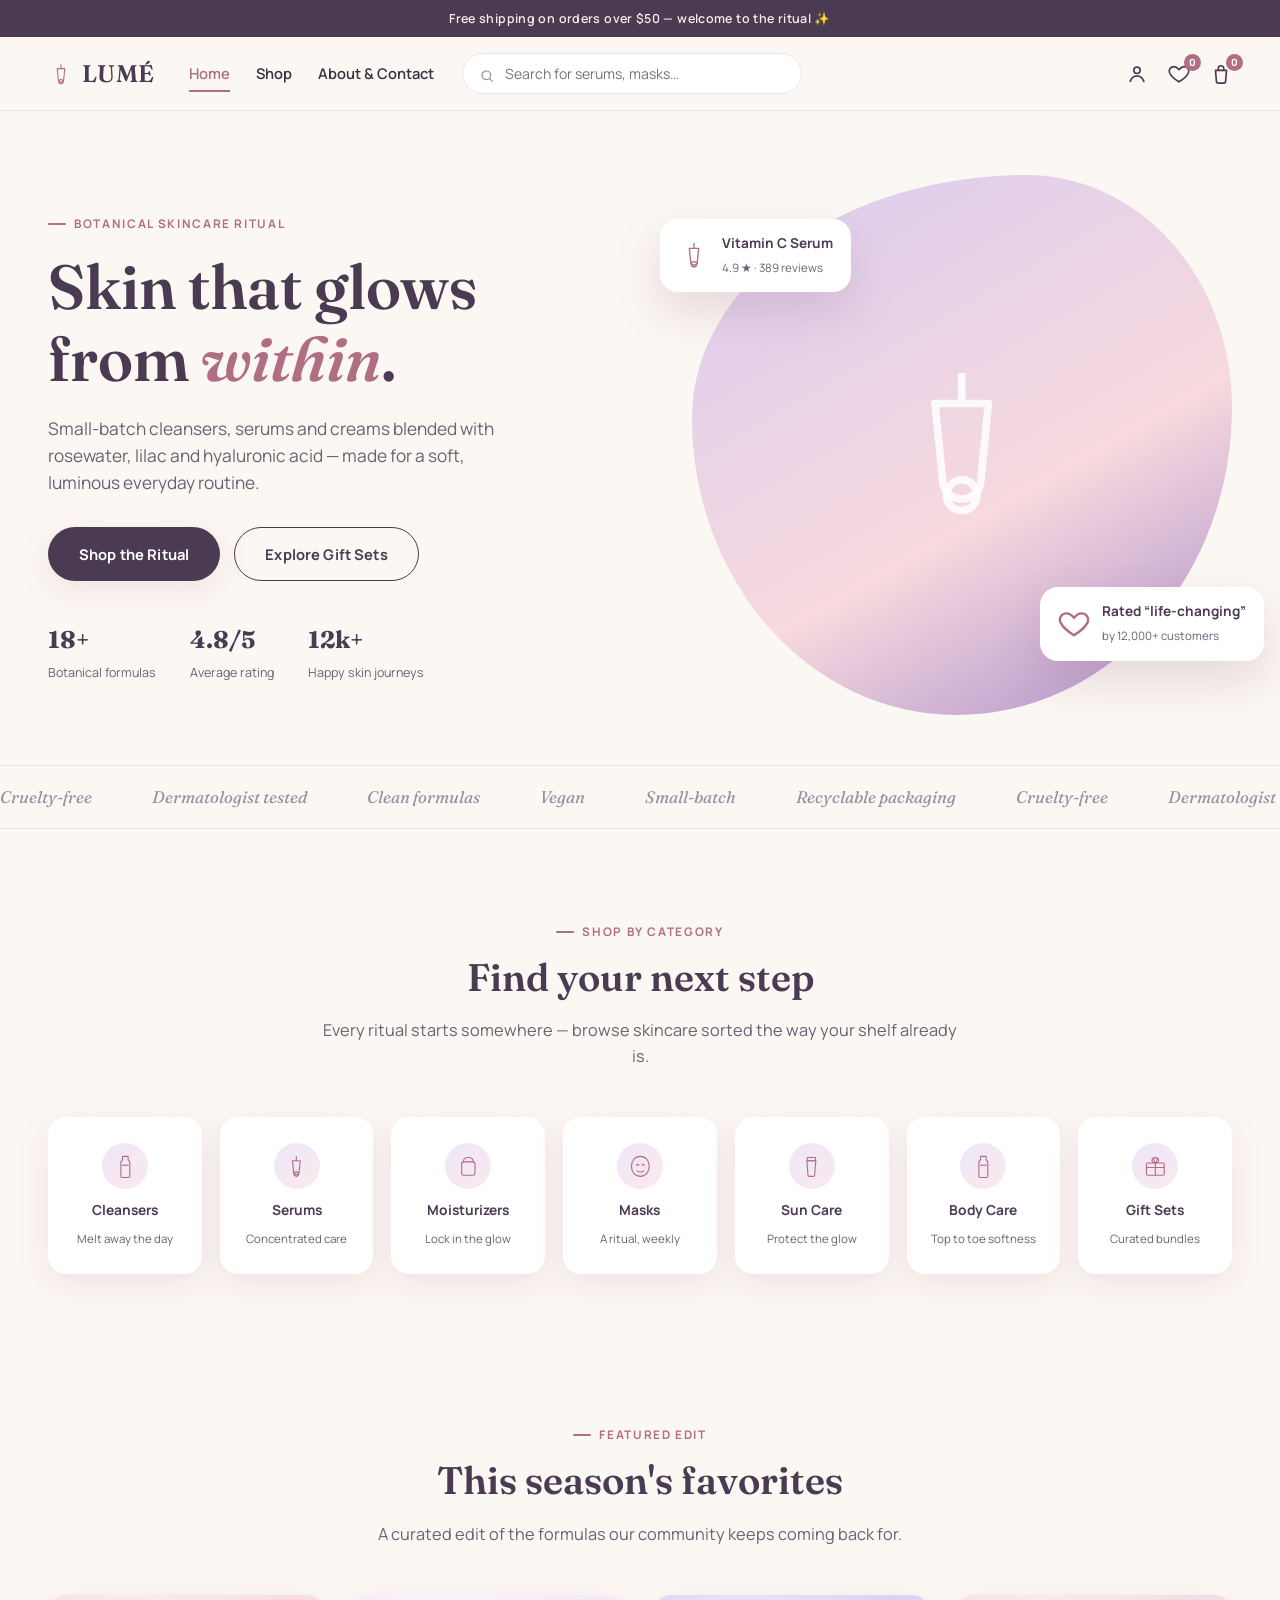
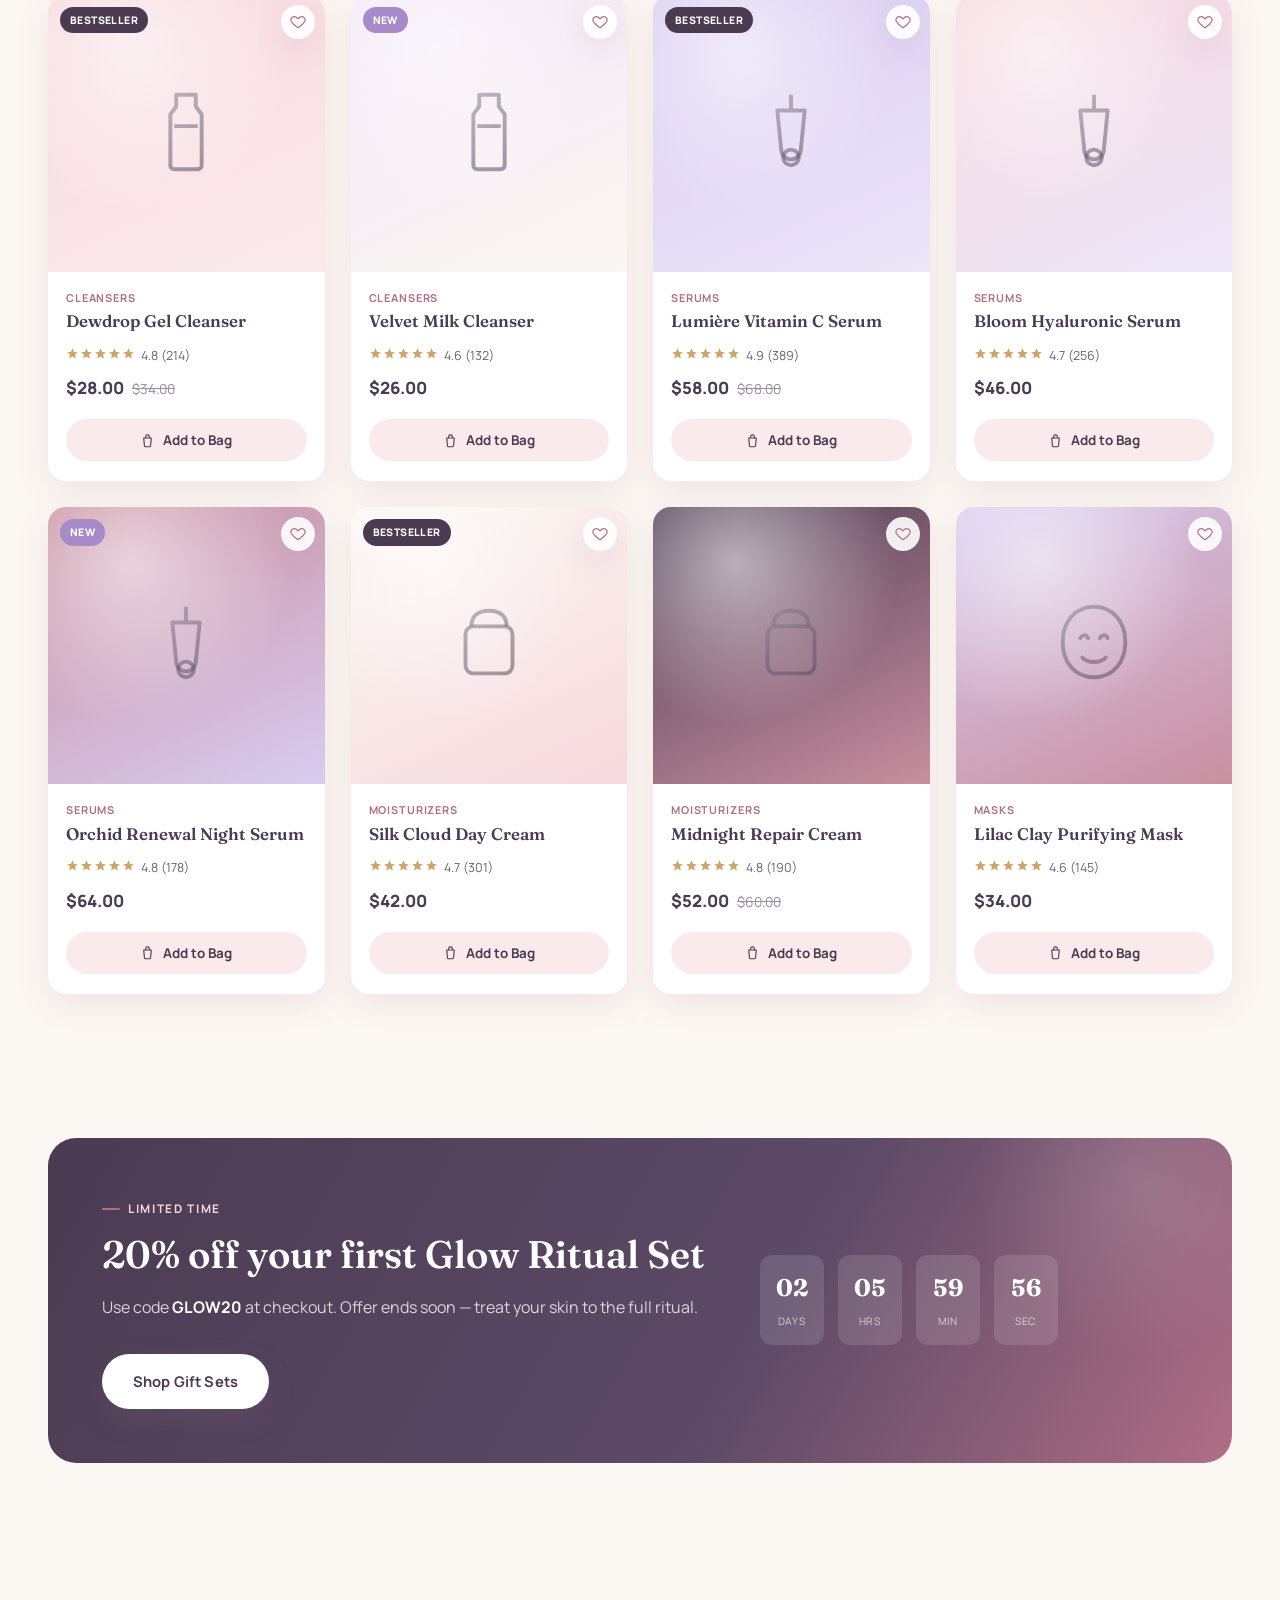
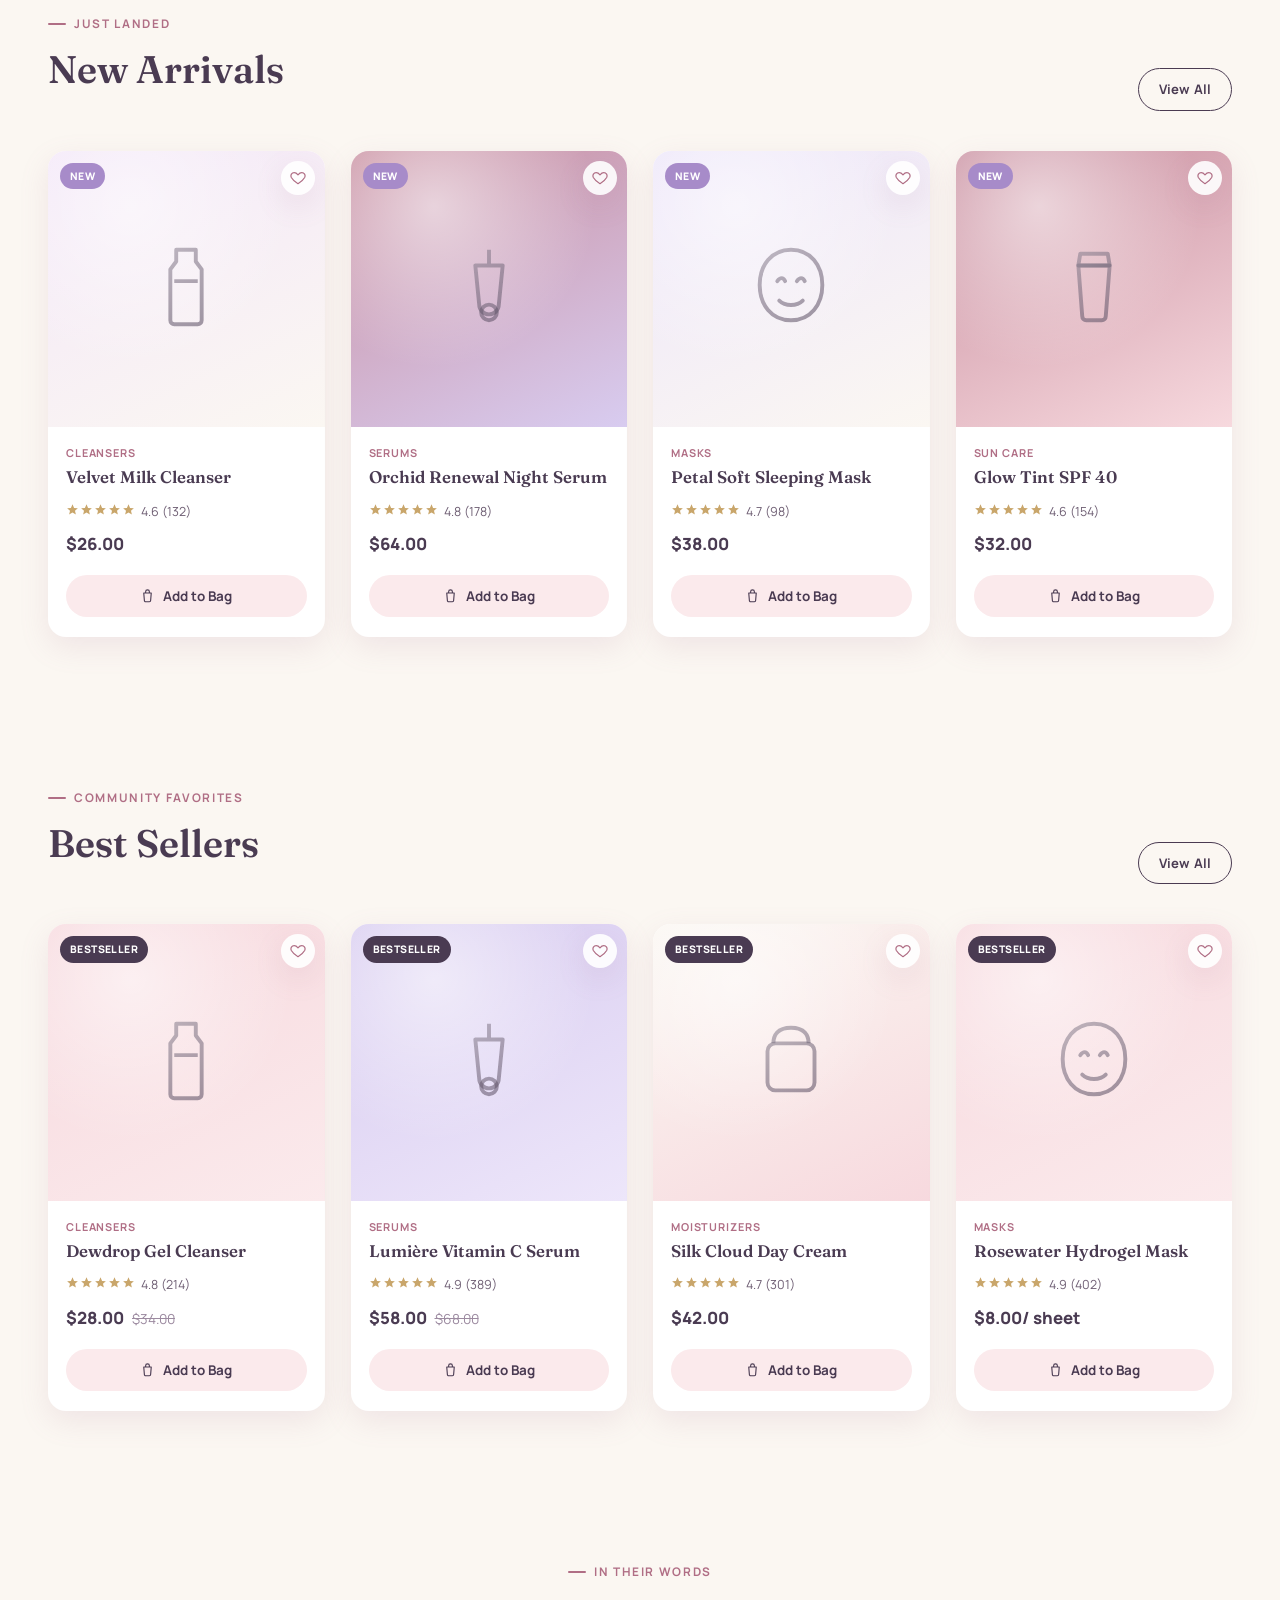
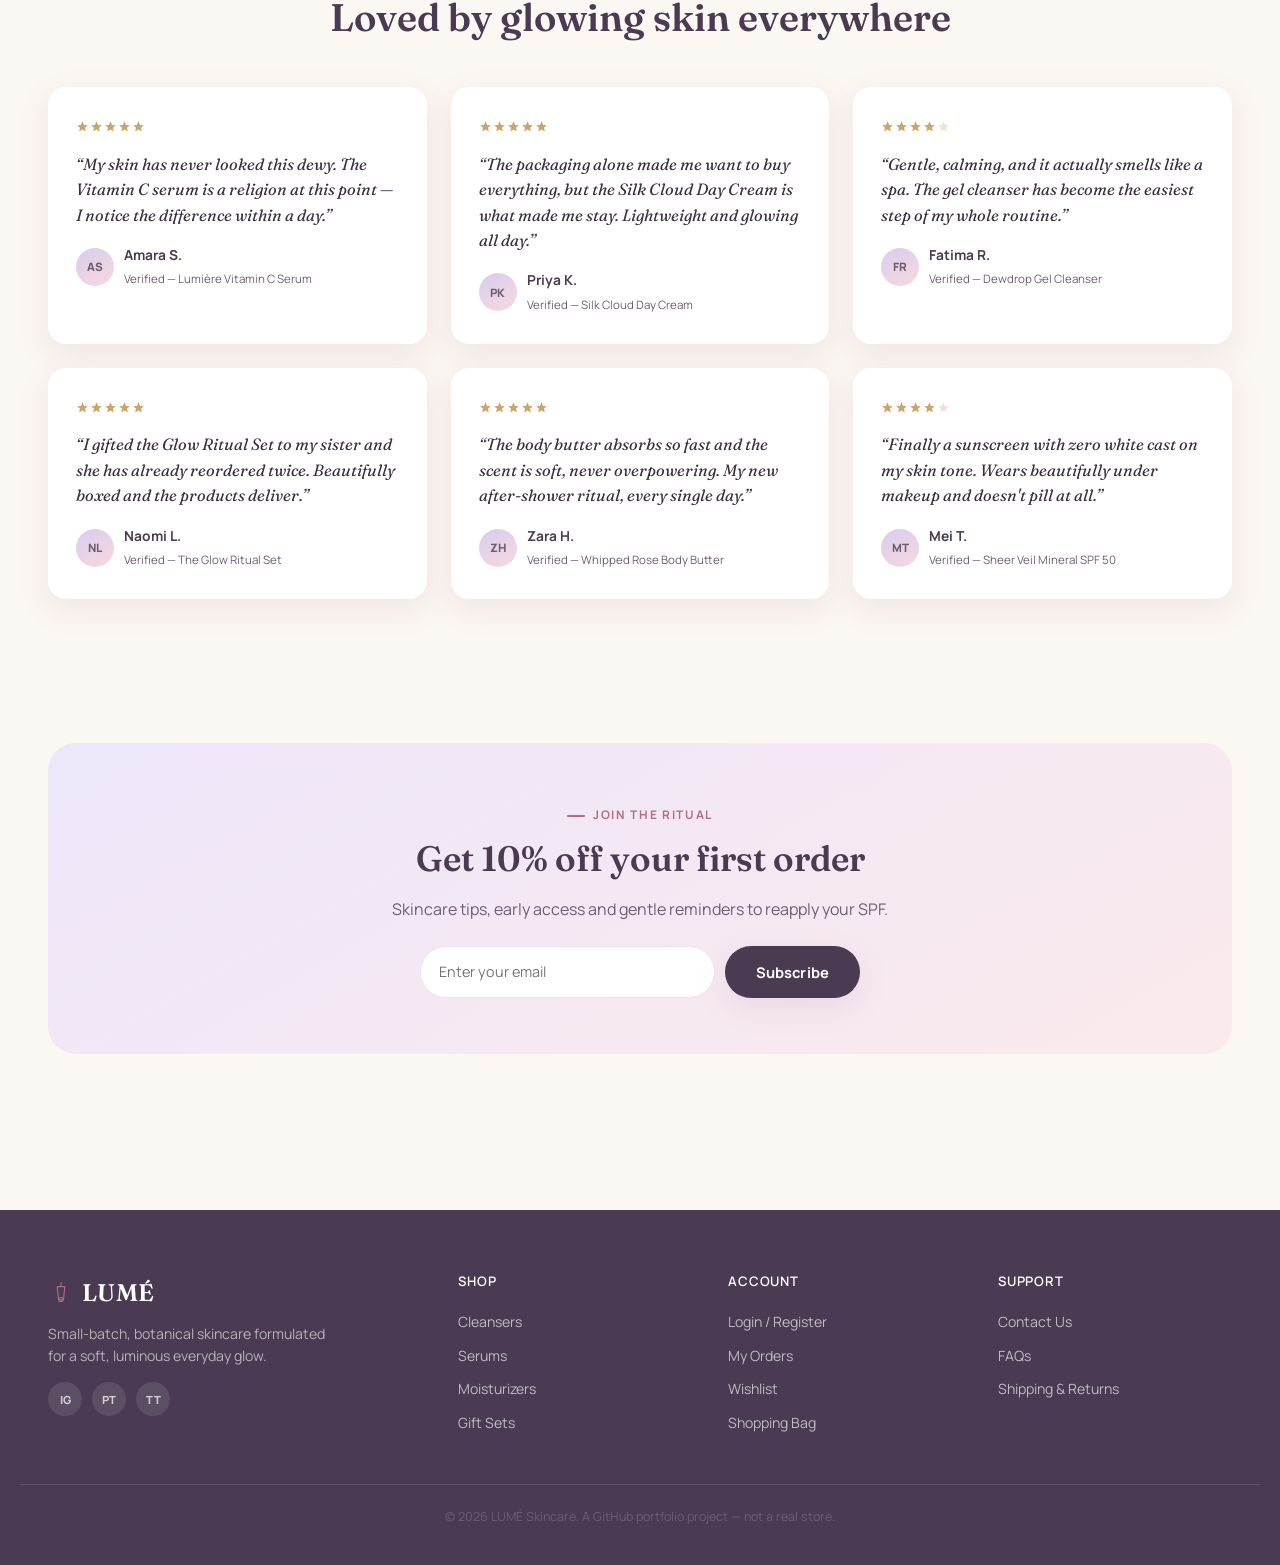
<file: index.html>
<!DOCTYPE html>
<html lang="en">
<head>
<meta charset="UTF-8" />
<meta name="viewport" content="width=device-width, initial-scale=1.0" />
<title>LUMÉ — Botanical Beauty & Skincare</title>
<meta name="description" content="LUMÉ is a soft, luxurious skincare ritual — cleansers, serums, moisturizers and gifts crafted for an everyday glow." />
<link rel="stylesheet" href="style.css" />
<link rel="icon" type="image/png" href="image.png" />
</head>
<body data-page="home">

<div id="site-header"></div>

<main>

  <!-- HERO -->
  <section class="hero">
    <div class="container hero-grid">
      <div class="hero-copy">
        <span class="eyebrow">Botanical Skincare Ritual</span>
        <h1>Skin that glows<br>from <em>within</em>.</h1>
        <p>Small-batch cleansers, serums and creams blended with rosewater, lilac and hyaluronic acid — made for a soft, luminous everyday routine.</p>
        <div class="hero-cta">
          <a href="shop.html" class="btn btn-primary">Shop the Ritual</a>
          <a href="shop.html?cat=set" class="btn btn-outline">Explore Gift Sets</a>
        </div>
        <div class="hero-stats">
          <div><strong>18+</strong><span>Botanical formulas</span></div>
          <div><strong>4.8/5</strong><span>Average rating</span></div>
          <div><strong>12k+</strong><span>Happy skin journeys</span></div>
        </div>
      </div>
      <div class="hero-visual">
        <div class="hero-blob blob-frame">
          <span class="center-icon"></span>
        </div>
        <div class="hero-float-card c1">
          <span class="ic"></span>
          <div><strong>Vitamin C Serum</strong><span>4.9 ★ · 389 reviews</span></div>
        </div>
        <div class="hero-float-card c2">
          <span class="ic"></span>
          <div><strong>Rated “life-changing”</strong><span>by 12,000+ customers</span></div>
        </div>
      </div>
    </div>

    <div class="marquee">
      <div class="marquee-track">
        <span>Cruelty-free</span><span>Dermatologist tested</span><span>Clean formulas</span><span>Vegan</span><span>Small-batch</span><span>Recyclable packaging</span>
        <span>Cruelty-free</span><span>Dermatologist tested</span><span>Clean formulas</span><span>Vegan</span><span>Small-batch</span><span>Recyclable packaging</span>
      </div>
    </div>
  </section>

  <!-- CATEGORIES -->
  <section class="section-tight">
    <div class="container">
      <div class="section-head">
        <span class="eyebrow">Shop by Category</span>
        <h2>Find your next step</h2>
        <p>Every ritual starts somewhere — browse skincare sorted the way your shelf already is.</p>
      </div>
      <div class="cat-grid" id="categoryGrid"></div>
    </div>
  </section>

  <!-- FEATURED -->
  <section class="section">
    <div class="container">
      <div class="section-head">
        <span class="eyebrow">Featured Edit</span>
        <h2>This season's favorites</h2>
        <p>A curated edit of the formulas our community keeps coming back for.</p>
      </div>
      <div class="product-grid" id="featuredGrid"></div>
    </div>
  </section>

  <!-- OFFER -->
  <section class="section-tight">
    <div class="container">
      <div class="offer-strip">
        <div>
          <span class="eyebrow" style="color:var(--blush)">Limited Time</span>
          <h2>20% off your first Glow Ritual Set</h2>
          <p>Use code <strong style="color:#fff">GLOW20</strong> at checkout. Offer ends soon — treat your skin to the full ritual.</p>
          <a href="shop.html?cat=set" class="btn btn-light" style="margin-top:18px;">Shop Gift Sets</a>
        </div>
        <div class="offer-timer" id="offerTimer"></div>
      </div>
    </div>
  </section>

  <!-- NEW ARRIVALS -->
  <section class="section">
    <div class="container">
      <div class="section-head left" style="display:flex; align-items:flex-end; justify-content:space-between; text-align:left; max-width:none;">
        <div>
          <span class="eyebrow">Just Landed</span>
          <h2>New Arrivals</h2>
        </div>
        <a href="shop.html" class="btn btn-outline btn-sm">View All</a>
      </div>
      <div class="product-grid" id="arrivalsGrid"></div>
    </div>
  </section>

  <!-- BESTSELLERS -->
  <section class="section-tight">
    <div class="container">
      <div class="section-head left" style="display:flex; align-items:flex-end; justify-content:space-between; text-align:left; max-width:none;">
        <div>
          <span class="eyebrow">Community Favorites</span>
          <h2>Best Sellers</h2>
        </div>
        <a href="shop.html" class="btn btn-outline btn-sm">View All</a>
      </div>
      <div class="product-grid" id="bestGrid"></div>
    </div>
  </section>

  <!-- REVIEWS -->
  <section class="section">
    <div class="container">
      <div class="section-head">
        <span class="eyebrow">In Their Words</span>
        <h2>Loved by glowing skin everywhere</h2>
      </div>
      <div class="review-grid" id="reviewGrid"></div>
    </div>
  </section>

  <!-- NEWSLETTER -->
  <section class="section-tight">
    <div class="container">
      <div class="newsletter">
        <span class="eyebrow" style="justify-content:center;">Join the Ritual</span>
        <h2>Get 10% off your first order</h2>
        <p>Skincare tips, early access and gentle reminders to reapply your SPF.</p>
        <form class="newsletter-form" id="newsletterForm">
          <input type="email" placeholder="Enter your email" required />
          <button class="btn btn-primary" type="submit">Subscribe</button>
        </form>
      </div>
    </div>
  </section>

</main>

<div id="site-footer"></div>

<script src="data.js"></script>
<script src="storage.js"></script>
<script src="shared.js"></script>
<script src="layout.js"></script>
<script src="home.js"></script>
<script>
  // swap in real icon markup for hero decorative elements after Icons is defined
  document.addEventListener("DOMContentLoaded", () => {
    document.querySelector(".center-icon").innerHTML = Icons.dropper;
    document.querySelectorAll(".hero-float-card .ic")[0].innerHTML = Icons.dropper;
    document.querySelectorAll(".hero-float-card .ic")[1].innerHTML = Icons.heart;
  });
</script>
</body>
</html>
</file>
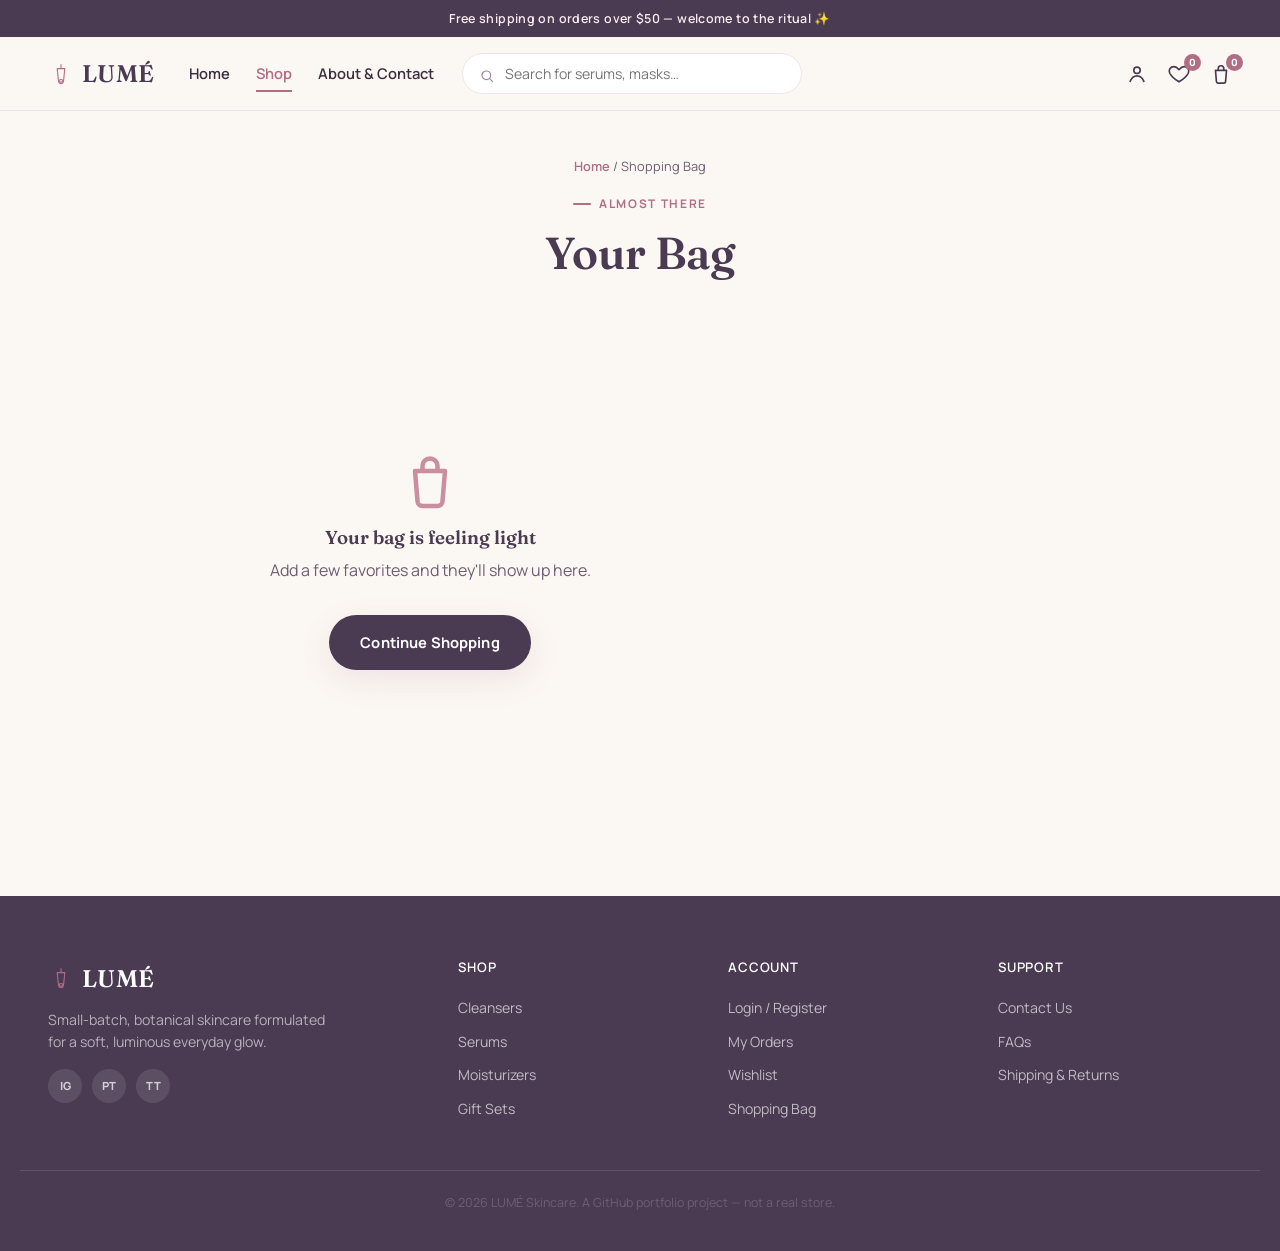
<file: cart.html>
<!DOCTYPE html>
<html lang="en">
<head>
<meta charset="UTF-8" />
<meta name="viewport" content="width=device-width, initial-scale=1.0" />
<title>Your Bag — LUMÉ</title>
<link rel="icon" type="image/png" href="image.png" />
<link rel="stylesheet" href="style.css" />
</head>
<body data-page="shop">

<div id="site-header"></div>

<main>
  <section class="page-hero">
    <div class="container">
      <p class="breadcrumb"><a href="index.html">Home</a> / Shopping Bag</p>
      <span class="eyebrow" style="justify-content:center;">Almost There</span>
      <h1>Your Bag</h1>
    </div>
  </section>

  <section class="section-tight">
    <div class="container cart-layout">
      <div>
        <div id="cartLines"></div>
        <div class="empty-state" id="cartEmpty" style="display:none;">
          <div class="ic" id="cartEmptyIc"></div>
          <h3>Your bag is feeling light</h3>
          <p>Add a few favorites and they'll show up here.</p>
          <a href="shop.html" class="btn btn-primary" style="margin-top:16px;">Continue Shopping</a>
        </div>
      </div>

      <aside class="summary-card" id="cartSummaryWrap">
        <h3>Order Summary</h3>
        <div class="summary-row"><span>Subtotal</span><span id="sumSubtotal">$0.00</span></div>
        <div class="summary-row" id="sumDiscountRow" style="display:none;"><span>Promo discount</span><span id="sumDiscount">$0.00</span></div>
        <div class="summary-row"><span>Shipping</span><span id="sumShipping">Free</span></div>
        <div class="summary-row total"><span>Total</span><span id="sumTotal">$0.00</span></div>

        <form class="promo-row" id="promoForm">
          <input type="text" id="promoInput" placeholder="Promo code (try GLOW20)" />
          <button class="btn btn-outline btn-sm" type="submit">Apply</button>
        </form>

        <a href="checkout.html" class="btn btn-primary btn-block">Proceed to Checkout</a>
        <a href="shop.html" class="btn btn-outline btn-block" style="margin-top:10px;">Continue Shopping</a>
      </aside>
    </div>
  </section>
</main>

<div id="site-footer"></div>

<script src="data.js"></script>
<script src="storage.js"></script>
<script src="shared.js"></script>
<script src="layout.js"></script>
<script src="cart.js"></script>
<script>
  document.getElementById("cartEmptyIc").innerHTML = Icons.bag;
</script>
</body>
</html>
</file>
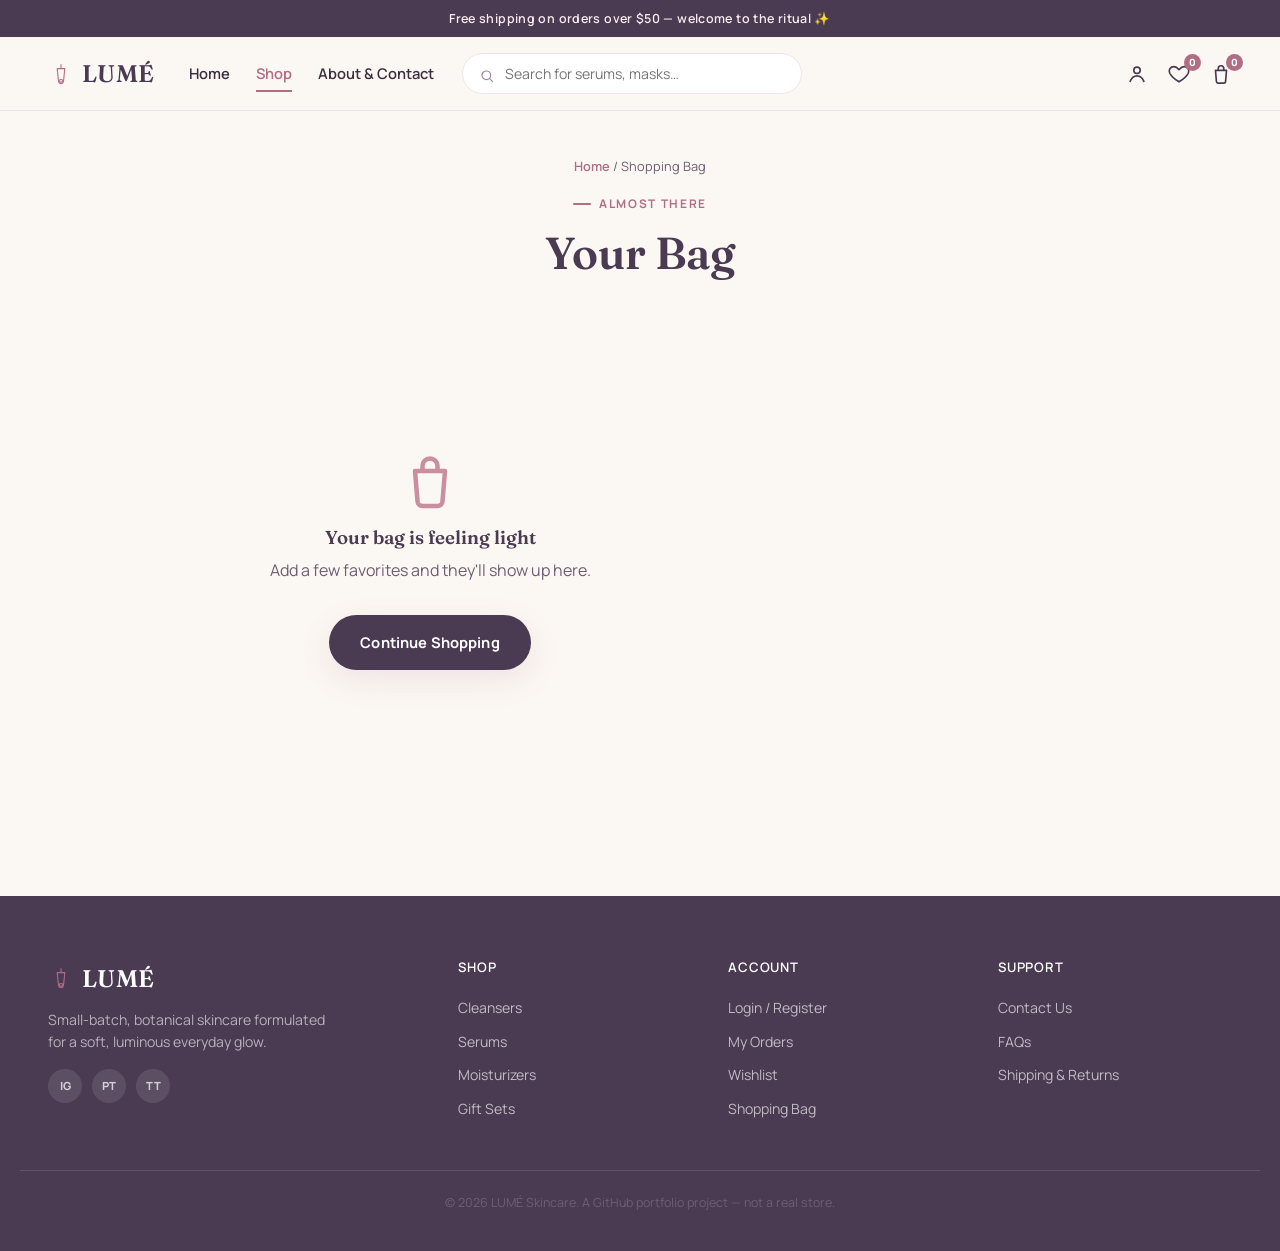
<file: checkout.html>
<!DOCTYPE html>
<html lang="en">
<head>
<meta charset="UTF-8" />
<meta name="viewport" content="width=device-width, initial-scale=1.0" />
<title>Checkout — LUMÉ</title>
<link rel="icon" type="image/png" href="image.png" />
<link rel="stylesheet" href="style.css" />
</head>
<body data-page="shop">

<div id="site-header"></div>

<main>
  <section class="page-hero">
    <div class="container">
      <p class="breadcrumb"><a href="index.html">Home</a> / <a href="cart.html">Bag</a> / Checkout</p>
      <span class="eyebrow" style="justify-content:center;">Last Step</span>
      <h1>Checkout</h1>
    </div>
  </section>

  <section class="section-tight">
    <div class="container checkout-layout">
      <form id="checkoutForm">
        <div class="checkout-section">
          <h3><span class="step-num">1</span> Customer Information</h3>
          <div class="form-grid">
            <div class="form-field"><label>Full Name</label><input id="ckName" name="ckName" type="text" required /></div>
            <div class="form-field"><label>Email Address</label><input id="ckEmail" name="ckEmail" type="email" required /></div>
            <div class="form-field full"><label>Phone Number</label><input id="ckPhone" name="ckPhone" type="tel" required /></div>
          </div>
        </div>

        <div class="checkout-section">
          <h3><span class="step-num">2</span> Shipping Address</h3>
          <div class="form-grid">
            <div class="form-field full"><label>Street Address</label><input id="ckAddress" name="ckAddress" type="text" required /></div>
            <div class="form-field"><label>City</label><input id="ckCity" name="ckCity" type="text" required /></div>
            <div class="form-field"><label>ZIP / Postal Code</label><input id="ckZip" name="ckZip" type="text" required /></div>
            <div class="form-field full">
              <label>Country</label>
              <select id="ckCountry" name="ckCountry" required>
                <option>Pakistan</option><option>United States</option><option>United Kingdom</option>
                <option>United Arab Emirates</option><option>Canada</option><option>Australia</option>
              </select>
            </div>
          </div>
        </div>

        <div class="checkout-section">
          <h3><span class="step-num">3</span> Payment Method</h3>
          <div class="pay-options">
            <label class="pay-option"><input type="radio" name="payMethod" value="Card" checked /> Credit / Debit Card</label>
            <label class="pay-option"><input type="radio" name="payMethod" value="Cash on Delivery" /> Cash on Delivery</label>
            <label class="pay-option"><input type="radio" name="payMethod" value="Digital Wallet" /> Digital Wallet</label>
          </div>
          <div class="form-grid" style="margin-top:18px;">
            <div class="form-field full"><label>Card Number</label><input type="text" placeholder="•••• •••• •••• ••••" /></div>
            <div class="form-field"><label>Expiry</label><input type="text" placeholder="MM / YY" /></div>
            <div class="form-field"><label>CVC</label><input type="text" placeholder="•••" /></div>
          </div>
        </div>

        <button type="submit" class="btn btn-primary btn-block">Place Order</button>
      </form>

      <aside class="summary-card">
        <h3>Order Summary</h3>
        <div id="checkoutItems" style="max-height:280px; overflow:auto;"></div>
        <div class="mini-line"><span>Subtotal</span><span id="coSubtotal">$0.00</span></div>
        <div class="mini-line"><span>Shipping</span><span id="coShipping">Free</span></div>
        <div class="mini-line"><span>Tax</span><span id="coTax">$0.00</span></div>
        <div class="summary-row total"><span>Total</span><span id="coTotal">$0.00</span></div>
      </aside>
    </div>
  </section>
</main>

<div id="site-footer"></div>

<script src="data.js"></script>
<script src="storage.js"></script>
<script src="shared.js"></script>
<script src="layout.js"></script>
<script src="checkout.js"></script>
</body>
</html>
</file>
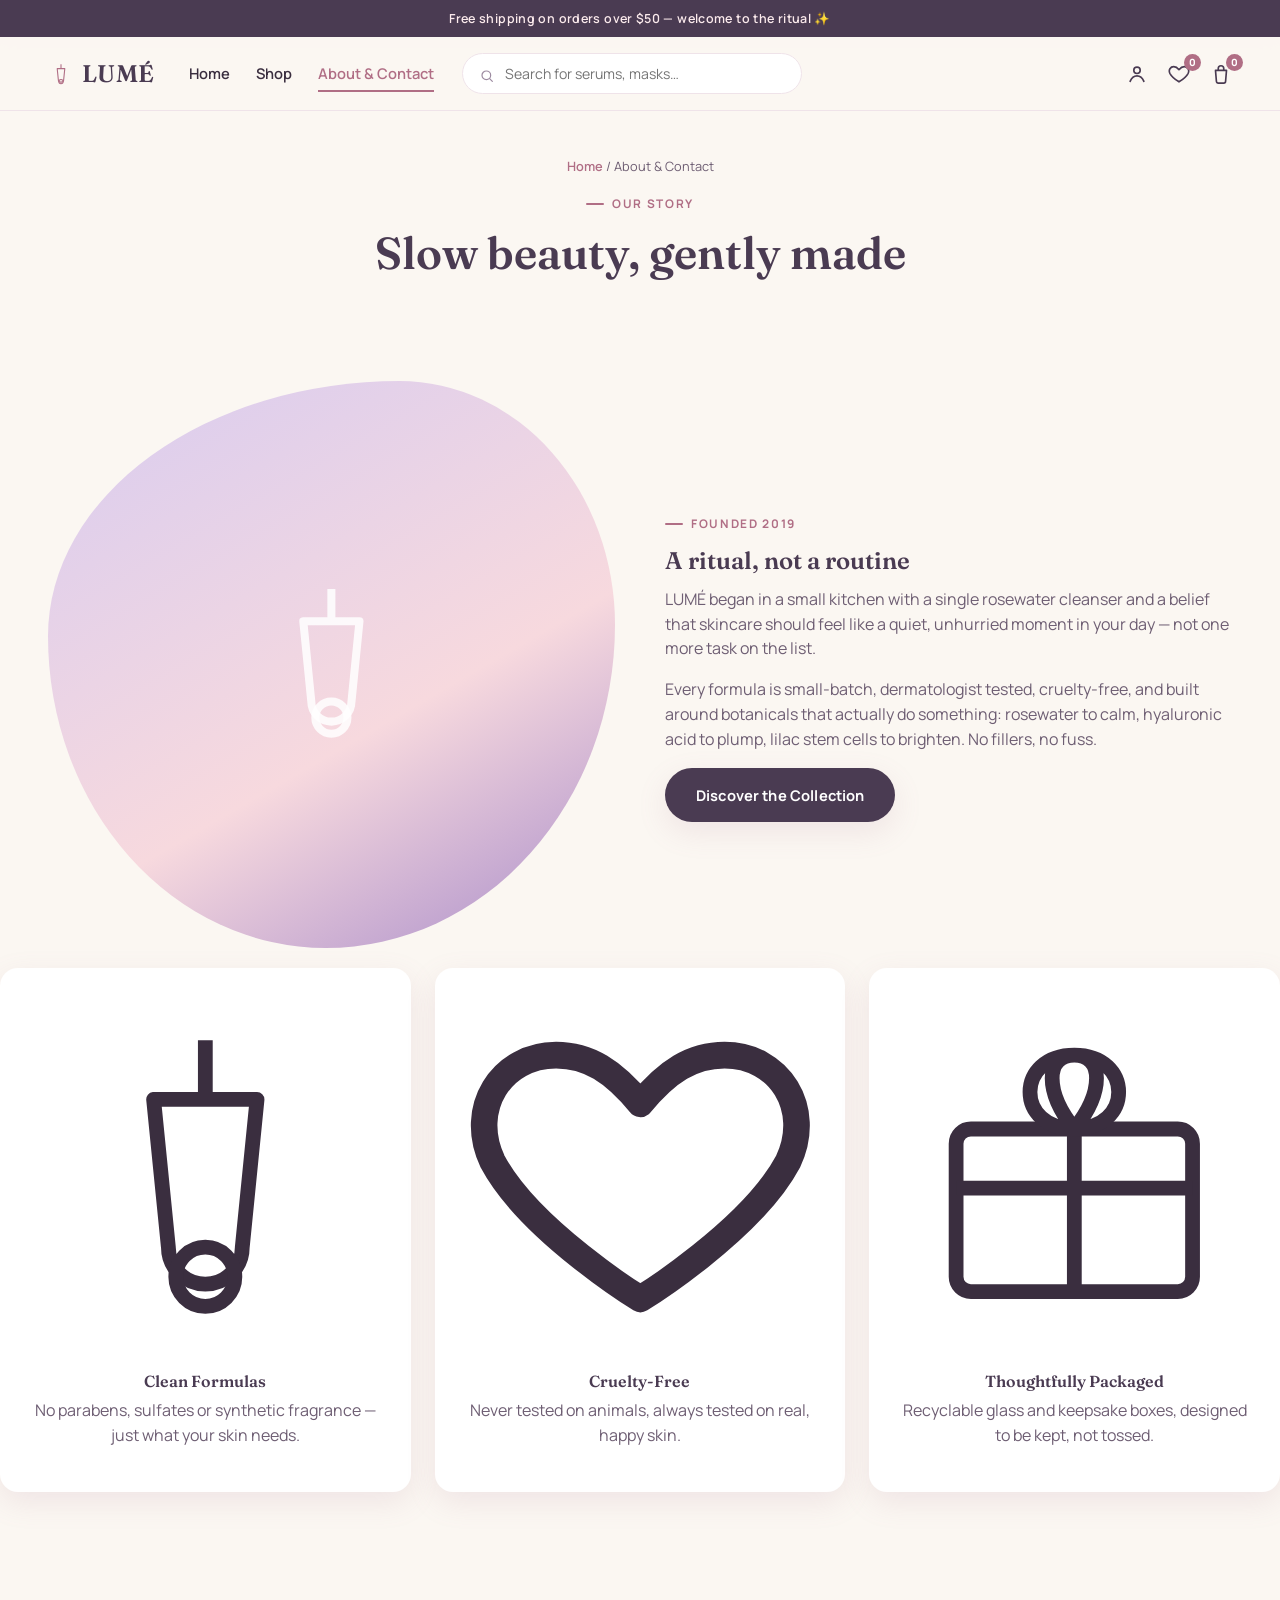
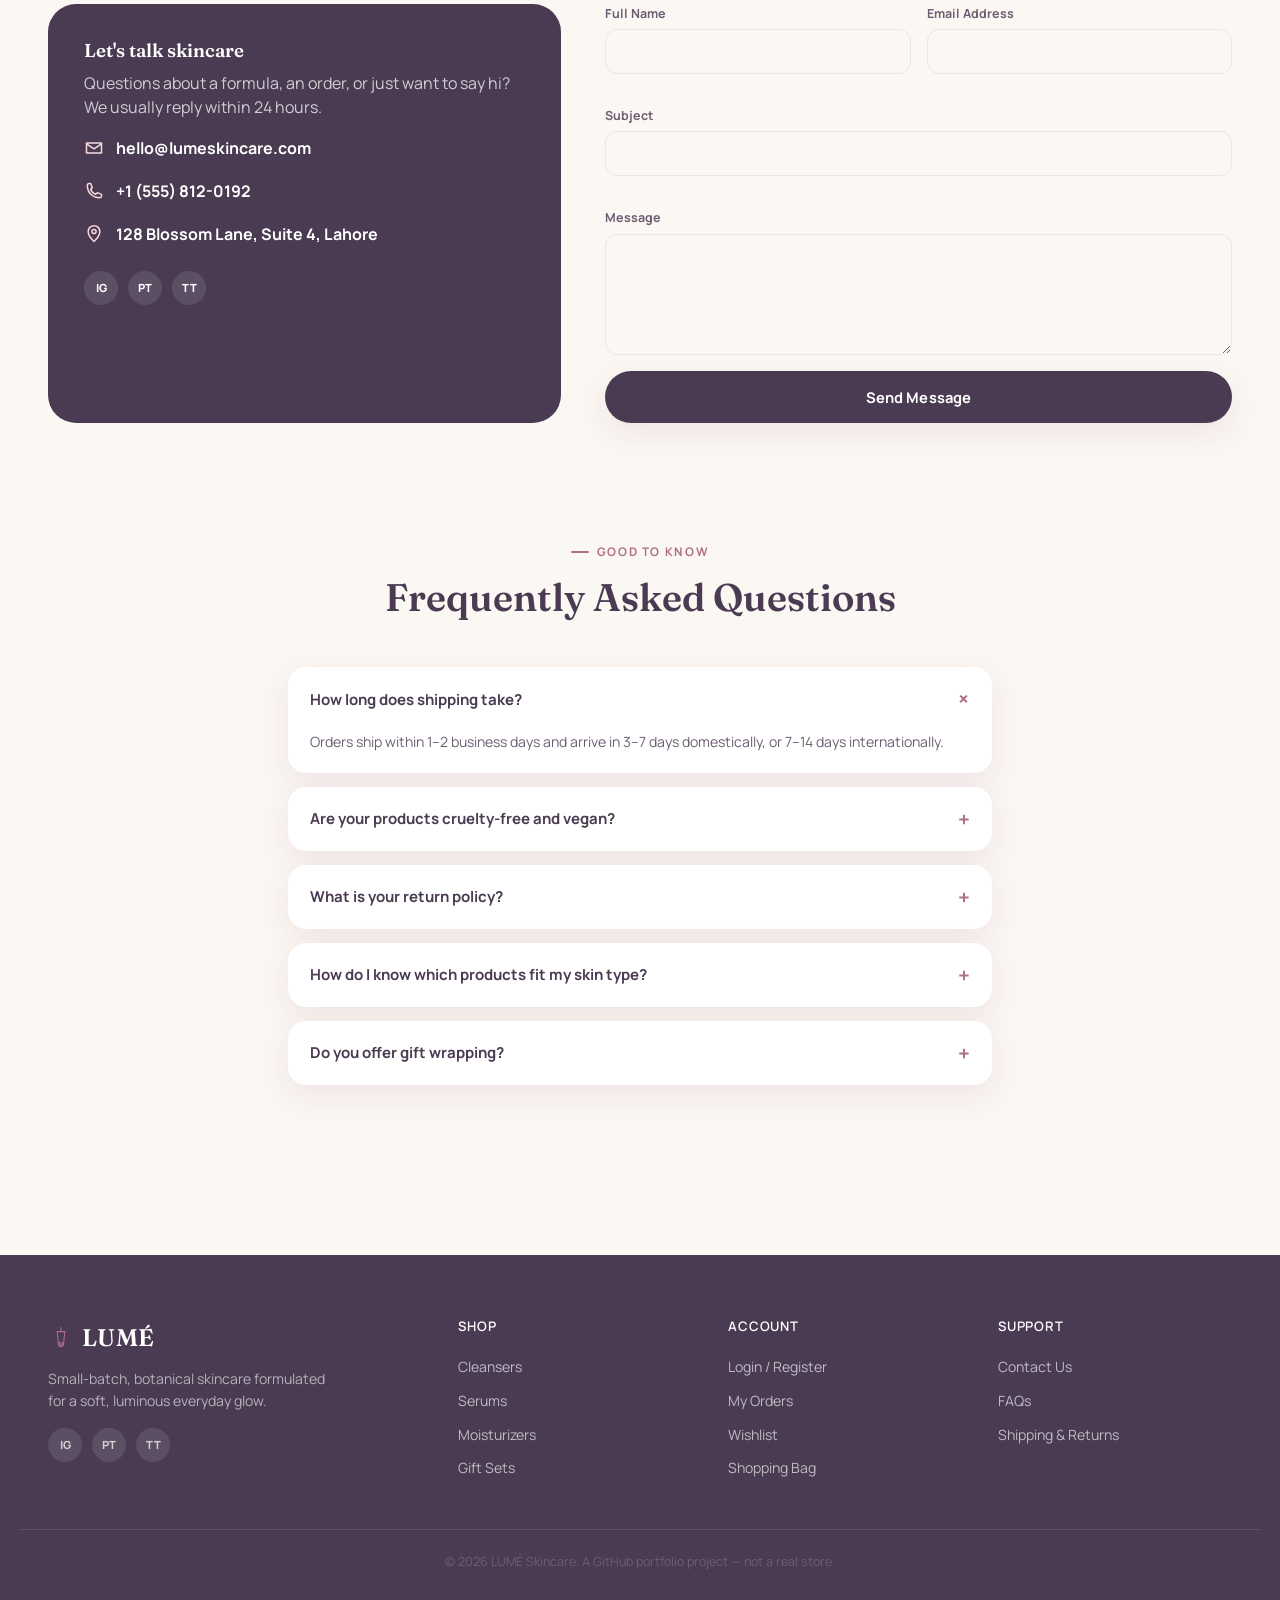
<file: contact.html>
<!DOCTYPE html>
<html lang="en">
<head>
<meta charset="UTF-8" />
<meta name="viewport" content="width=device-width, initial-scale=1.0" />
<title>About & Contact — LUMÉ</title>
<link rel="icon" type="image/png" href="image.png" />
<link rel="stylesheet" href="style.css" />
</head>
<body data-page="contact">

<div id="site-header"></div>

<main>
  <section class="page-hero">
    <div class="container">
      <p class="breadcrumb"><a href="index.html">Home</a> / About &amp; Contact</p>
      <span class="eyebrow" style="justify-content:center;">Our Story</span>
      <h1>Slow beauty, gently made</h1>
    </div>
  </section>

  <!-- ABOUT -->
  <section class="section-tight">
    <div class="container about-grid">
      <div class="hero-blob blob-frame" style="background: linear-gradient(150deg, var(--lilac), var(--blush) 60%, var(--purple)); aspect-ratio:1/1; display:flex; align-items:center; justify-content:center;">
        <span style="width:34%; color:rgba(255,255,255,.85);" id="aboutIcon"></span>
      </div>
      <div>
        <span class="eyebrow">Founded 2019</span>
        <h2>A ritual, not a routine</h2>
        <p>LUMÉ began in a small kitchen with a single rosewater cleanser and a belief that skincare should feel like a quiet, unhurried moment in your day — not one more task on the list.</p>
        <p>Every formula is small-batch, dermatologist tested, cruelty-free, and built around botanicals that actually do something: rosewater to calm, hyaluronic acid to plump, lilac stem cells to brighten. No fillers, no fuss.</p>
        <a href="shop.html" class="btn btn-primary">Discover the Collection</a>
      </div>
    </div>

    <div class="value-grid">
      <div class="value-card">
        <span class="cat-ic" data-icon="dropper" style="margin:0 auto;"></span>
        <h4 style="margin-top:14px;">Clean Formulas</h4>
        <p>No parabens, sulfates or synthetic fragrance — just what your skin needs.</p>
      </div>
      <div class="value-card">
        <span class="cat-ic" data-icon="heart" style="margin:0 auto;"></span>
        <h4 style="margin-top:14px;">Cruelty-Free</h4>
        <p>Never tested on animals, always tested on real, happy skin.</p>
      </div>
      <div class="value-card">
        <span class="cat-ic" data-icon="gift" style="margin:0 auto;"></span>
        <h4 style="margin-top:14px;">Thoughtfully Packaged</h4>
        <p>Recyclable glass and keepsake boxes, designed to be kept, not tossed.</p>
      </div>
    </div>
  </section>

  <!-- CONTACT -->
  <section class="section-tight">
    <div class="container contact-layout">
      <div class="contact-info-card">
        <h3>Let's talk skincare</h3>
        <p>Questions about a formula, an order, or just want to say hi? We usually reply within 24 hours.</p>

        <div class="contact-detail">
          <svg viewBox="0 0 24 24" fill="none"><path d="M3 6h18v12H3z" stroke="currentColor" stroke-width="1.8" stroke-linejoin="round"/><path d="m3 7 9 6 9-6" stroke="currentColor" stroke-width="1.8" stroke-linejoin="round"/></svg>
          <div><strong>hello@lumeskincare.com</strong></div>
        </div>
        <div class="contact-detail">
          <svg viewBox="0 0 24 24" fill="none"><path d="M4 5c0-1 1-2 2-2h2l2 5-2 2c1 3 3 5 6 6l2-2 5 2v2c0 1-1 2-2 2C10 20 4 14 4 5Z" stroke="currentColor" stroke-width="1.8" stroke-linejoin="round"/></svg>
          <div><strong>+1 (555) 812-0192</strong></div>
        </div>
        <div class="contact-detail">
          <svg viewBox="0 0 24 24" fill="none"><path d="M12 21s7-6.5 7-12a7 7 0 1 0-14 0c0 5.5 7 12 7 12Z" stroke="currentColor" stroke-width="1.8" stroke-linejoin="round"/><circle cx="12" cy="9" r="2.5" stroke="currentColor" stroke-width="1.8"/></svg>
          <div><strong>128 Blossom Lane, Suite 4, Lahore</strong></div>
        </div>

        <div class="social-row" style="margin-top:24px;">
          <a href="#" aria-label="Instagram">IG</a>
          <a href="#" aria-label="Pinterest">PT</a>
          <a href="#" aria-label="TikTok">TT</a>
        </div>
      </div>

      <div>
        <form id="contactForm">
          <div class="form-grid">
            <div class="form-field"><label>Full Name</label><input type="text" required /></div>
            <div class="form-field"><label>Email Address</label><input type="email" required /></div>
            <div class="form-field full"><label>Subject</label><input type="text" required /></div>
            <div class="form-field full"><label>Message</label><textarea rows="5" required></textarea></div>
          </div>
          <button class="btn btn-primary btn-block" type="submit">Send Message</button>
        </form>
      </div>
    </div>
  </section>

  <!-- FAQ -->
  <section class="section-tight" id="faq">
    <div class="container" style="max-width:760px;">
      <div class="section-head">
        <span class="eyebrow">Good to Know</span>
        <h2>Frequently Asked Questions</h2>
      </div>

      <div class="faq-item open">
        <button class="faq-q">How long does shipping take? <span class="plus">+</span></button>
        <div class="faq-a"><p>Orders ship within 1–2 business days and arrive in 3–7 days domestically, or 7–14 days internationally.</p></div>
      </div>
      <div class="faq-item">
        <button class="faq-q">Are your products cruelty-free and vegan? <span class="plus">+</span></button>
        <div class="faq-a"><p>Yes — every LUMÉ formula is cruelty-free, and the vast majority are fully vegan. Individual product pages list any exceptions.</p></div>
      </div>
      <div class="faq-item">
        <button class="faq-q">What is your return policy? <span class="plus">+</span></button>
        <div class="faq-a"><p>We offer a 30-day return promise on unused, unopened products. Reach out to our team and we'll take care of the rest.</p></div>
      </div>
      <div class="faq-item">
        <button class="faq-q">How do I know which products fit my skin type? <span class="plus">+</span></button>
        <div class="faq-a"><p>Each product page lists recommended skin types, and you can filter the shop page by skin type to narrow things down quickly.</p></div>
      </div>
      <div class="faq-item">
        <button class="faq-q">Do you offer gift wrapping? <span class="plus">+</span></button>
        <div class="faq-a"><p>All Gift Sets arrive in keepsake packaging at no extra cost — perfect for gifting straight out of the box.</p></div>
      </div>
    </div>
  </section>
</main>

<div id="site-footer"></div>

<script src="data.js"></script>
<script src="storage.js"></script>
<script src="shared.js"></script>
<script src="layout.js"></script>
<script src="contact.js"></script>
<script>document.getElementById("aboutIcon").innerHTML = Icons.dropper;</script>
</body>
</html>
</file>
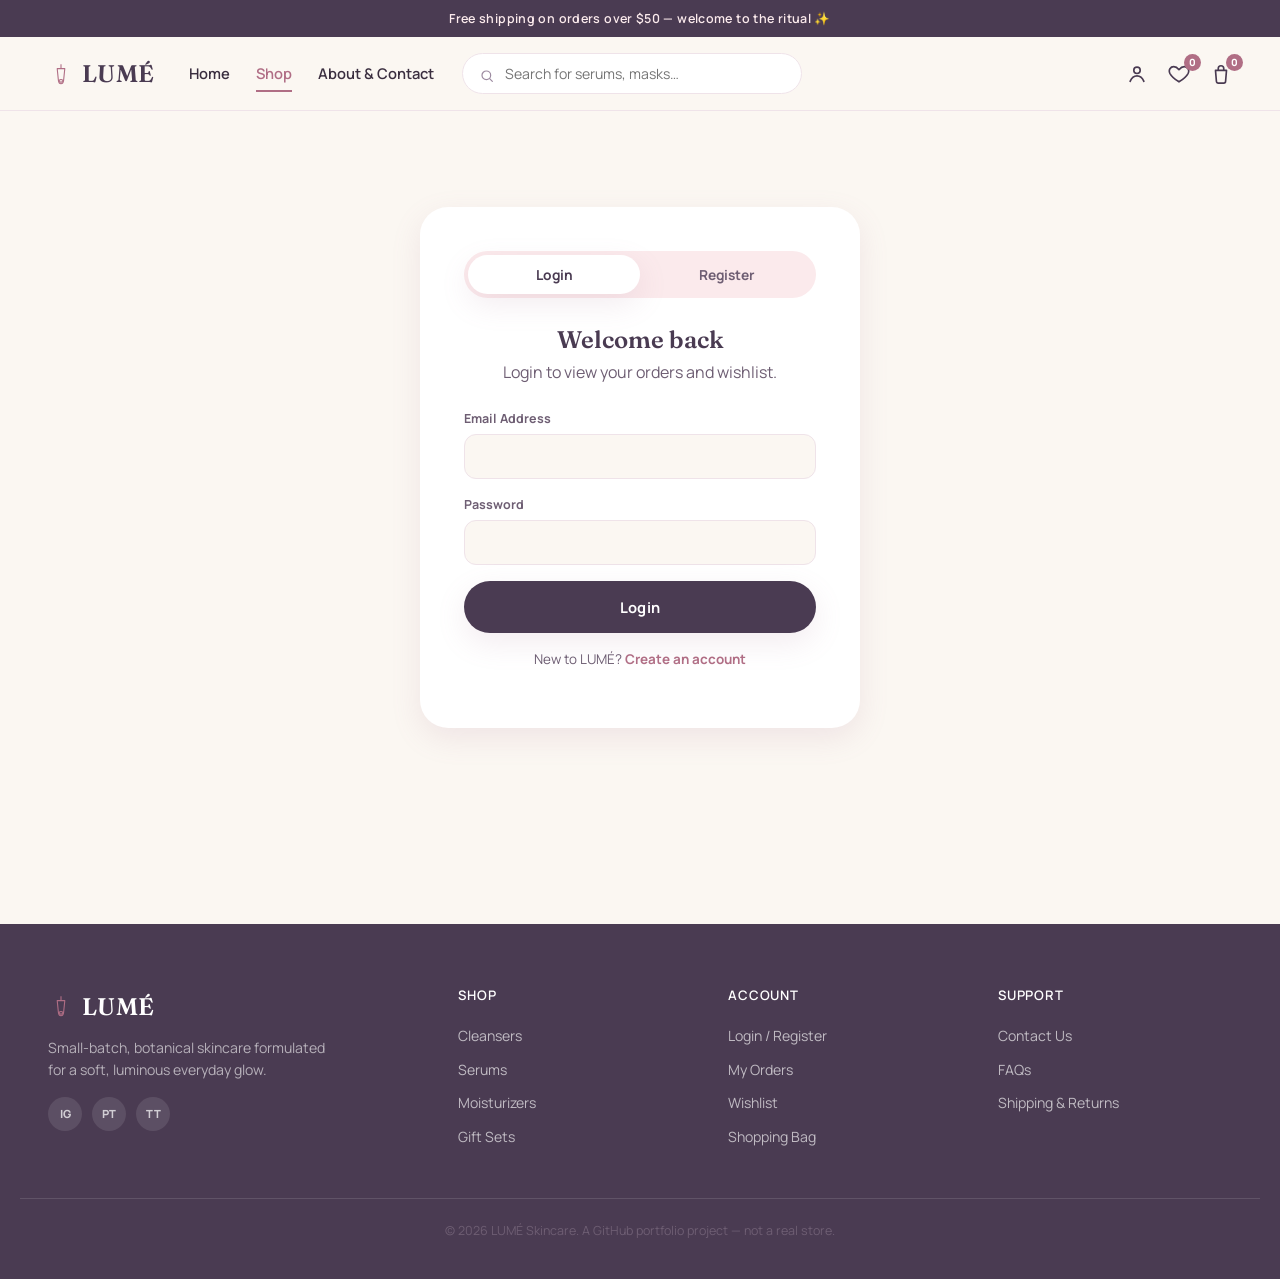
<file: login.html>
<!DOCTYPE html>
<html lang="en">
<head>
<meta charset="UTF-8" />
<meta name="viewport" content="width=device-width, initial-scale=1.0" />
<title>Login / Register — LUMÉ</title>
<link rel="icon" type="image/png" href="image.png" />
<link rel="stylesheet" href="style.css" />
</head>
<body data-page="shop">
<div id="site-header"></div>

<main>
  <section class="section-tight">
    <div class="container">

      <div class="auth-wrap" id="authGate">
        <div class="auth-tabs">
          <button class="auth-tab active" data-tab="loginPanel">Login</button>
          <button class="auth-tab" data-tab="registerPanel">Register</button>
        </div>

        <div class="auth-panel active" id="loginPanel">
          <h2 style="text-align:center; margin-bottom:6px;">Welcome back</h2>
          <p style="text-align:center; margin-bottom:24px;">Login to view your orders and wishlist.</p>
          <div class="form-error" id="loginError"></div>
          <form id="loginForm">
            <div class="form-field"><label>Email Address</label><input id="loginEmail" type="email" required /></div>
            <div class="form-field"><label>Password</label><input id="loginPassword" type="password" required minlength="6" /></div>
            <button class="btn btn-primary btn-block" type="submit">Login</button>
          </form>
          <p class="auth-foot">New to LUMÉ? <a href="#" onclick="switchAuthTab('registerPanel'); return false;" style="color:var(--rose-dark); font-weight:700;">Create an account</a></p>
        </div>

        <div class="auth-panel" id="registerPanel">
          <h2 style="text-align:center; margin-bottom:6px;">Join LUMÉ</h2>
          <p style="text-align:center; margin-bottom:24px;">Create an account for faster checkout & order tracking.</p>
          <div class="form-error" id="registerError"></div>
          <form id="registerForm">
            <div class="form-field"><label>Full Name</label><input id="regName" type="text" required /></div>
            <div class="form-field"><label>Email Address</label><input id="regEmail" type="email" required /></div>
            <div class="form-field"><label>Password</label><input id="regPassword" type="password" required minlength="6" /></div>
            <div class="form-field"><label>Confirm Password</label><input id="regConfirm" type="password" required minlength="6" /></div>
            <button class="btn btn-primary btn-block" type="submit">Create Account</button>
          </form>
          <p class="auth-foot">Already have an account? <a href="#" onclick="switchAuthTab('loginPanel'); return false;" style="color:var(--rose-dark); font-weight:700;">Login</a></p>
        </div>
      </div>

      <div class="auth-wrap" id="accountPanel" style="display:none; text-align:center;">
        <span class="cat-ic" style="margin:0 auto 16px; width:56px; height:56px;" id="accIcon"></span>
        <h2 id="accName" style="margin-bottom:4px;"></h2>
        <p id="accEmail" style="margin-bottom:24px;"></p>
        <a href="orders.html" class="btn btn-primary btn-block" style="margin-bottom:10px;">View My Orders</a>
        <a href="wishlist.html" class="btn btn-outline btn-block" style="margin-bottom:10px;">View Wishlist</a>
        <button class="btn btn-outline btn-block" id="logoutBtn">Log Out</button>
      </div>

    </div>
  </section>
</main>

<div id="site-footer"></div>

<script src="data.js"></script>
<script src="storage.js"></script>
<script src="shared.js"></script>
<script src="layout.js"></script>
<script src="auth.js"></script>
<script>
  const accIc = document.getElementById("accIcon");
  if (accIc) accIc.innerHTML = Icons.user;
</script>
</body>
</html>
</file>
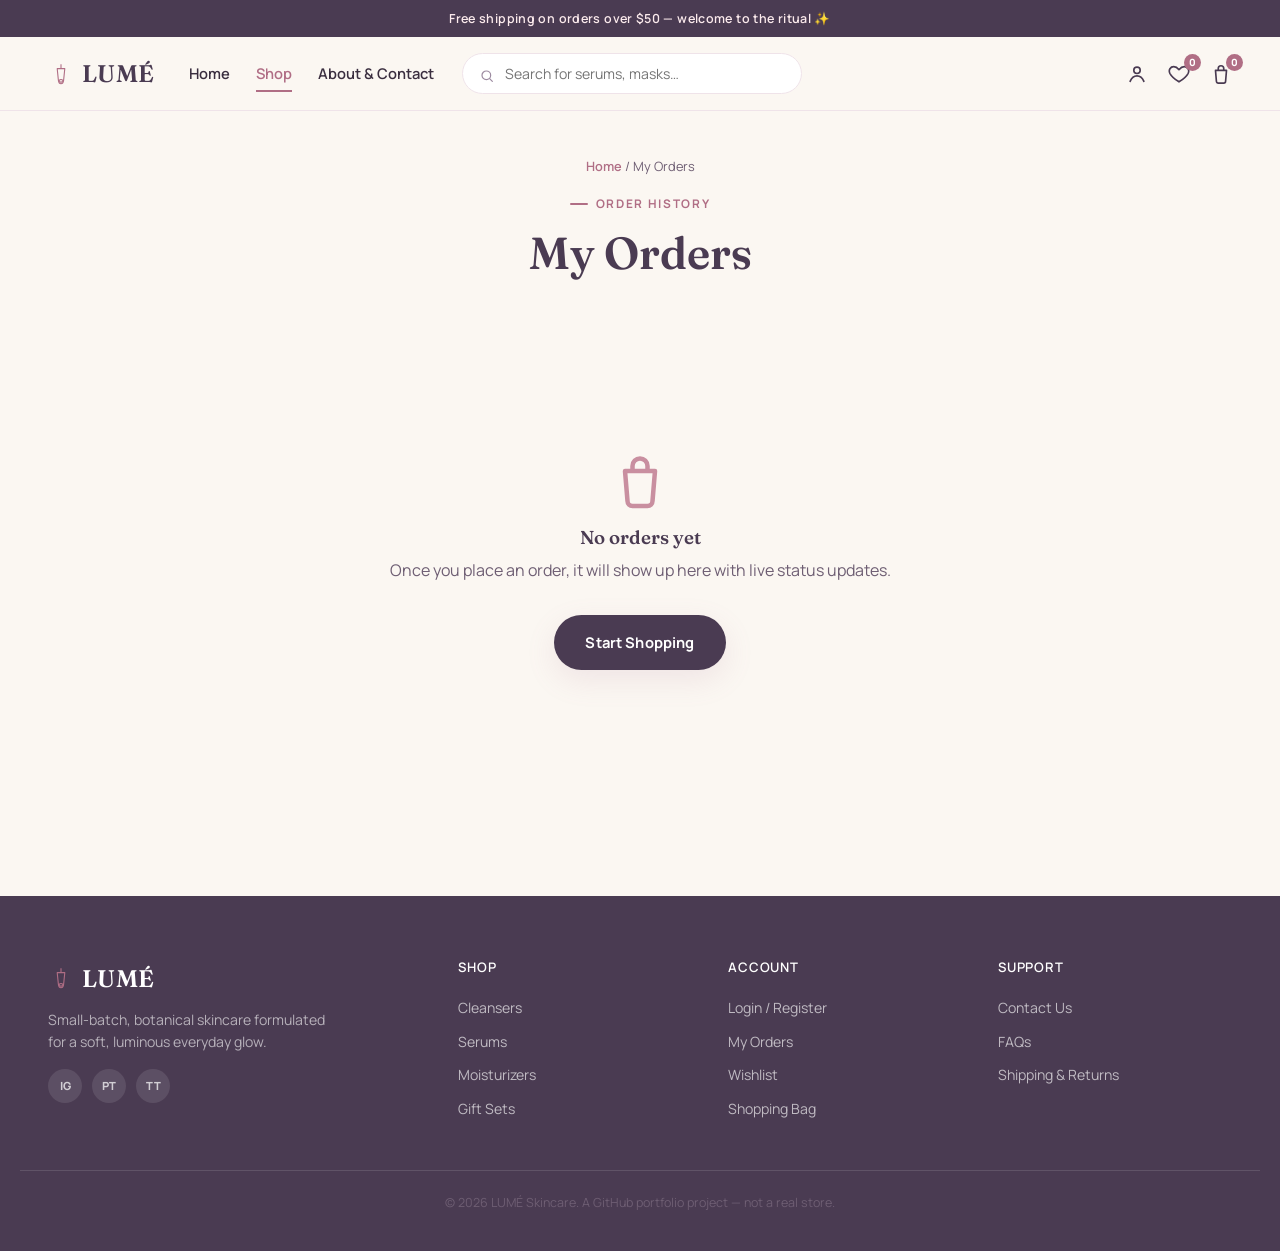
<file: orders.html>
<!DOCTYPE html>
<html lang="en">
<head>
<meta charset="UTF-8" />
<meta name="viewport" content="width=device-width, initial-scale=1.0" />
<title>My Orders — LUMÉ</title>
<link rel="icon" type="image/png" href="image.png" />
<link rel="stylesheet" href="style.css" />
</head>
<body data-page="shop">

<div id="site-header"></div>

<main>
  <section class="page-hero">
    <div class="container">
      <p class="breadcrumb"><a href="index.html">Home</a> / My Orders</p>
      <span class="eyebrow" style="justify-content:center;">Order History</span>
      <h1>My Orders</h1>
    </div>
  </section>

  <section class="section-tight">
    <div class="container" style="max-width: 780px;">
      <div id="ordersList"></div>
      <div class="empty-state" id="ordersEmpty" style="display:none;">
        <div class="ic" id="ordersEmptyIc"></div>
        <h3>No orders yet</h3>
        <p>Once you place an order, it will show up here with live status updates.</p>
        <a href="shop.html" class="btn btn-primary" style="margin-top:16px;">Start Shopping</a>
      </div>
    </div>
  </section>
</main>

<div id="site-footer"></div>

<script src="data.js"></script>
<script src="storage.js"></script>
<script src="shared.js"></script>
<script src="layout.js"></script>
<script src="orders.js"></script>
<script>document.getElementById("ordersEmptyIc").innerHTML = Icons.bag;</script>
</body>
</html>
</file>
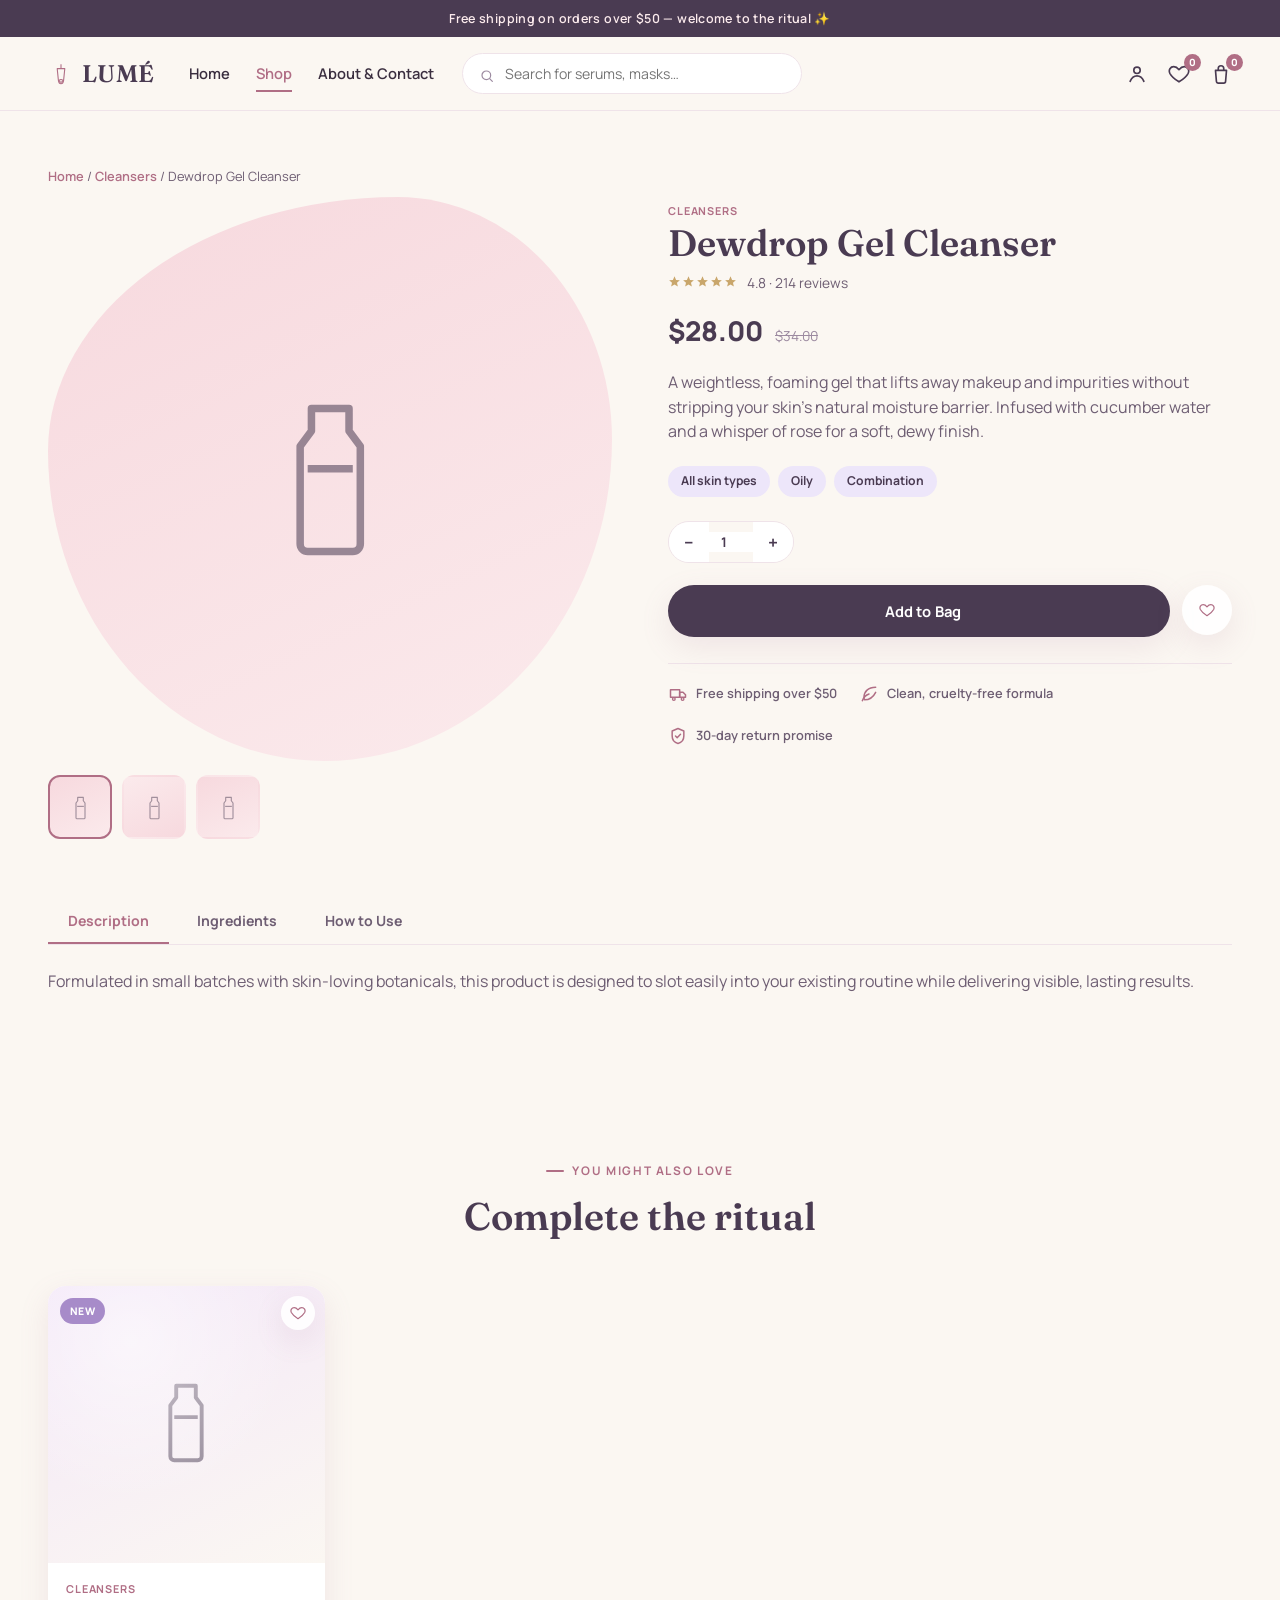
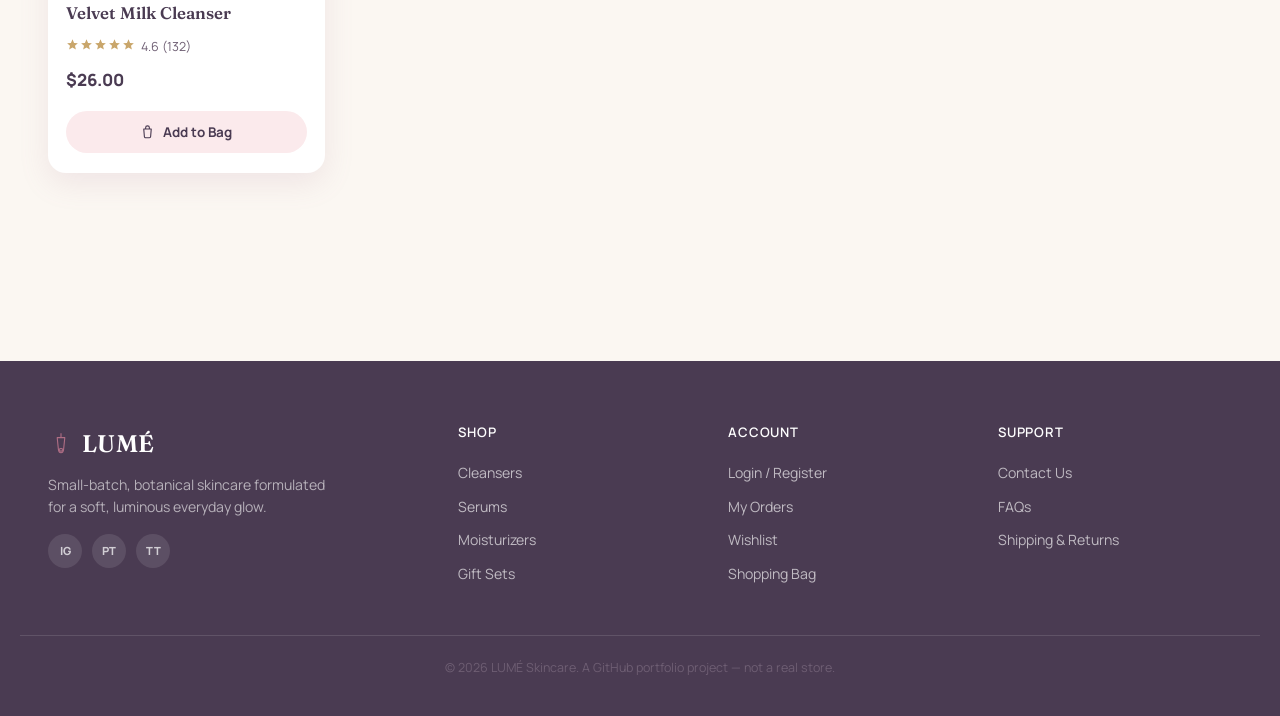
<file: product.html>
<!DOCTYPE html>
<html lang="en">
<head>
<meta charset="UTF-8" />
<meta name="viewport" content="width=device-width, initial-scale=1.0" />
<title>Product — LUMÉ</title>
<link rel="icon" type="image/png" href="image.png" />
<link rel="stylesheet" href="style.css" />
</head>
<body data-page="shop">

<div id="site-header"></div>

<main>
  <section class="section-tight">
    <div class="container">
      <p class="breadcrumb">
        <a href="index.html">Home</a> / <a href="shop.html" id="crumbCat">Shop</a> / <span id="crumbName">Product</span>
      </p>

      <div class="pd-layout">
        <div>
          <div class="pd-visual-main blob-frame" id="pdVisual"></div>
          <div class="pd-thumbs" id="pdThumbs"></div>
        </div>

        <div class="pd-info">
          <span class="product-cat" id="pdCat"></span>
          <h1 id="pdName"></h1>
          <div class="pd-rating">
            <span class="stars" id="pdStars"></span>
            <span id="pdRatingText"></span>
          </div>
          <div class="pd-price">
            <span class="price" id="pdPrice"></span>
            <span class="price-old" id="pdOldPrice" style="display:none;"></span>
          </div>
          <p class="pd-desc" id="pdDesc"></p>
          <div class="pd-skintypes" id="pdSkinTypes"></div>

          <div class="qty-row">
            <div class="qty-control">
              <button id="qtyMinus" aria-label="Decrease quantity">−</button>
              <input id="qtyInput" type="number" min="1" value="1" />
              <button id="qtyPlus" aria-label="Increase quantity">+</button>
            </div>
          </div>

          <div class="pd-actions">
            <button class="btn btn-primary" id="pdAddBtn"><span id="pdAddIcon"></span> Add to Bag</button>
            <button class="wish-toggle" id="pdWishBtn" aria-label="Save to wishlist"></button>
          </div>

          <div class="trust-row">
            <div><svg viewBox="0 0 24 24" fill="none">
              <path d="M3 7h11v9H3z" stroke="currentColor" stroke-width="1.8" stroke-linejoin="round"/>
              <path d="M14 10h4l3 3v3h-7z" stroke="currentColor" stroke-width="1.8" stroke-linejoin="round"/>
              <circle cx="7" cy="18" r="1.6" stroke="currentColor" stroke-width="1.6"/><circle cx="17.5" cy="18" r="1.6" stroke="currentColor" stroke-width="1.6"/></svg> Free shipping over $50</div>
            <div><svg viewBox="0 0 24 24" fill="none">
              <path d="M20 4c-9 0-14 5-14 12 0 1.2.2 2.2.5 3 6 0 11-4 13.5-9" stroke="currentColor" stroke-width="1.8" stroke-linecap="round" stroke-linejoin="round"/>
              <path d="M4 20c2-5 5-7 8-8" stroke="currentColor" stroke-width="1.8" stroke-linecap="round"/></svg> Clean, cruelty-free formula</div>
            <div><svg viewBox="0 0 24 24" fill="none">
              <path d="M12 3l7 3v6c0 5-3 8-7 9-4-1-7-4-7-9V6l7-3Z" stroke="currentColor" stroke-width="1.8" stroke-linejoin="round"/>
              <path d="m9 12 2 2 4-4" stroke="currentColor" stroke-width="1.8" stroke-linecap="round" stroke-linejoin="round"/></svg> 30-day return promise</div>
          </div>
        </div>
      </div>

      <div class="pd-tabs">
        <div class="tab-heads">
          <button class="tab-head active" data-tab="tabDesc">Description</button>
          <button class="tab-head" data-tab="tabIngredients">Ingredients</button>
          <button class="tab-head" data-tab="tabHowTo">How to Use</button>
        </div>
        <div class="tab-panel active" id="tabDesc"><p id="pdDescLong">Formulated in small batches with skin-loving botanicals, this product is designed to slot easily into your existing routine while delivering visible, lasting results.</p></div>
        <div class="tab-panel" id="tabIngredients"><ul class="ingredient-list" id="pdIngredients"></ul></div>
        <div class="tab-panel" id="tabHowTo"><p id="pdHowTo"></p></div>
      </div>
    </div>
  </section>

  <section class="section" id="relatedSection">
    <div class="container">
      <div class="section-head">
        <span class="eyebrow">You Might Also Love</span>
        <h2>Complete the ritual</h2>
      </div>
      <div class="product-grid" id="relatedGrid"></div>
    </div>
  </section>
</main>

<div id="site-footer"></div>

<script src="data.js"></script>
<script src="storage.js"></script>
<script src="shared.js"></script>
<script src="layout.js"></script>
<script src="product.js"></script>
</body>
</html>
</file>
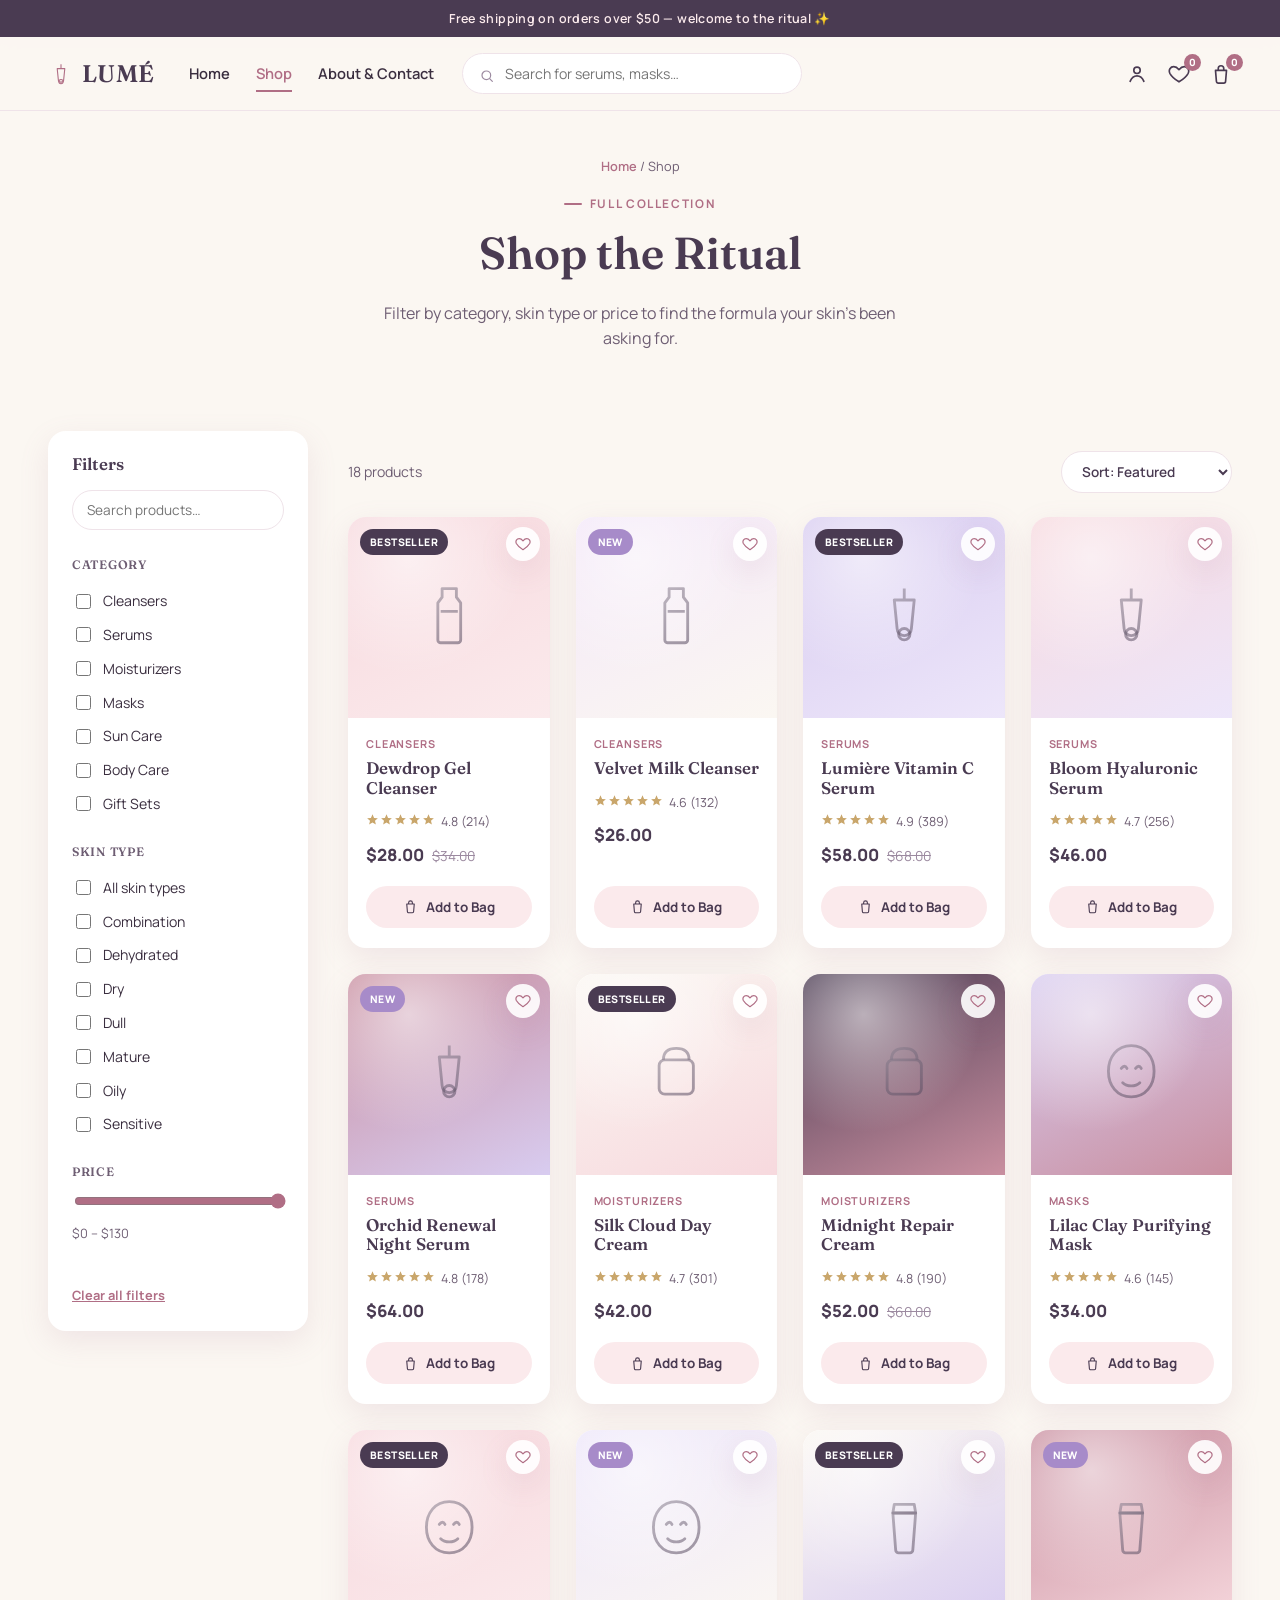
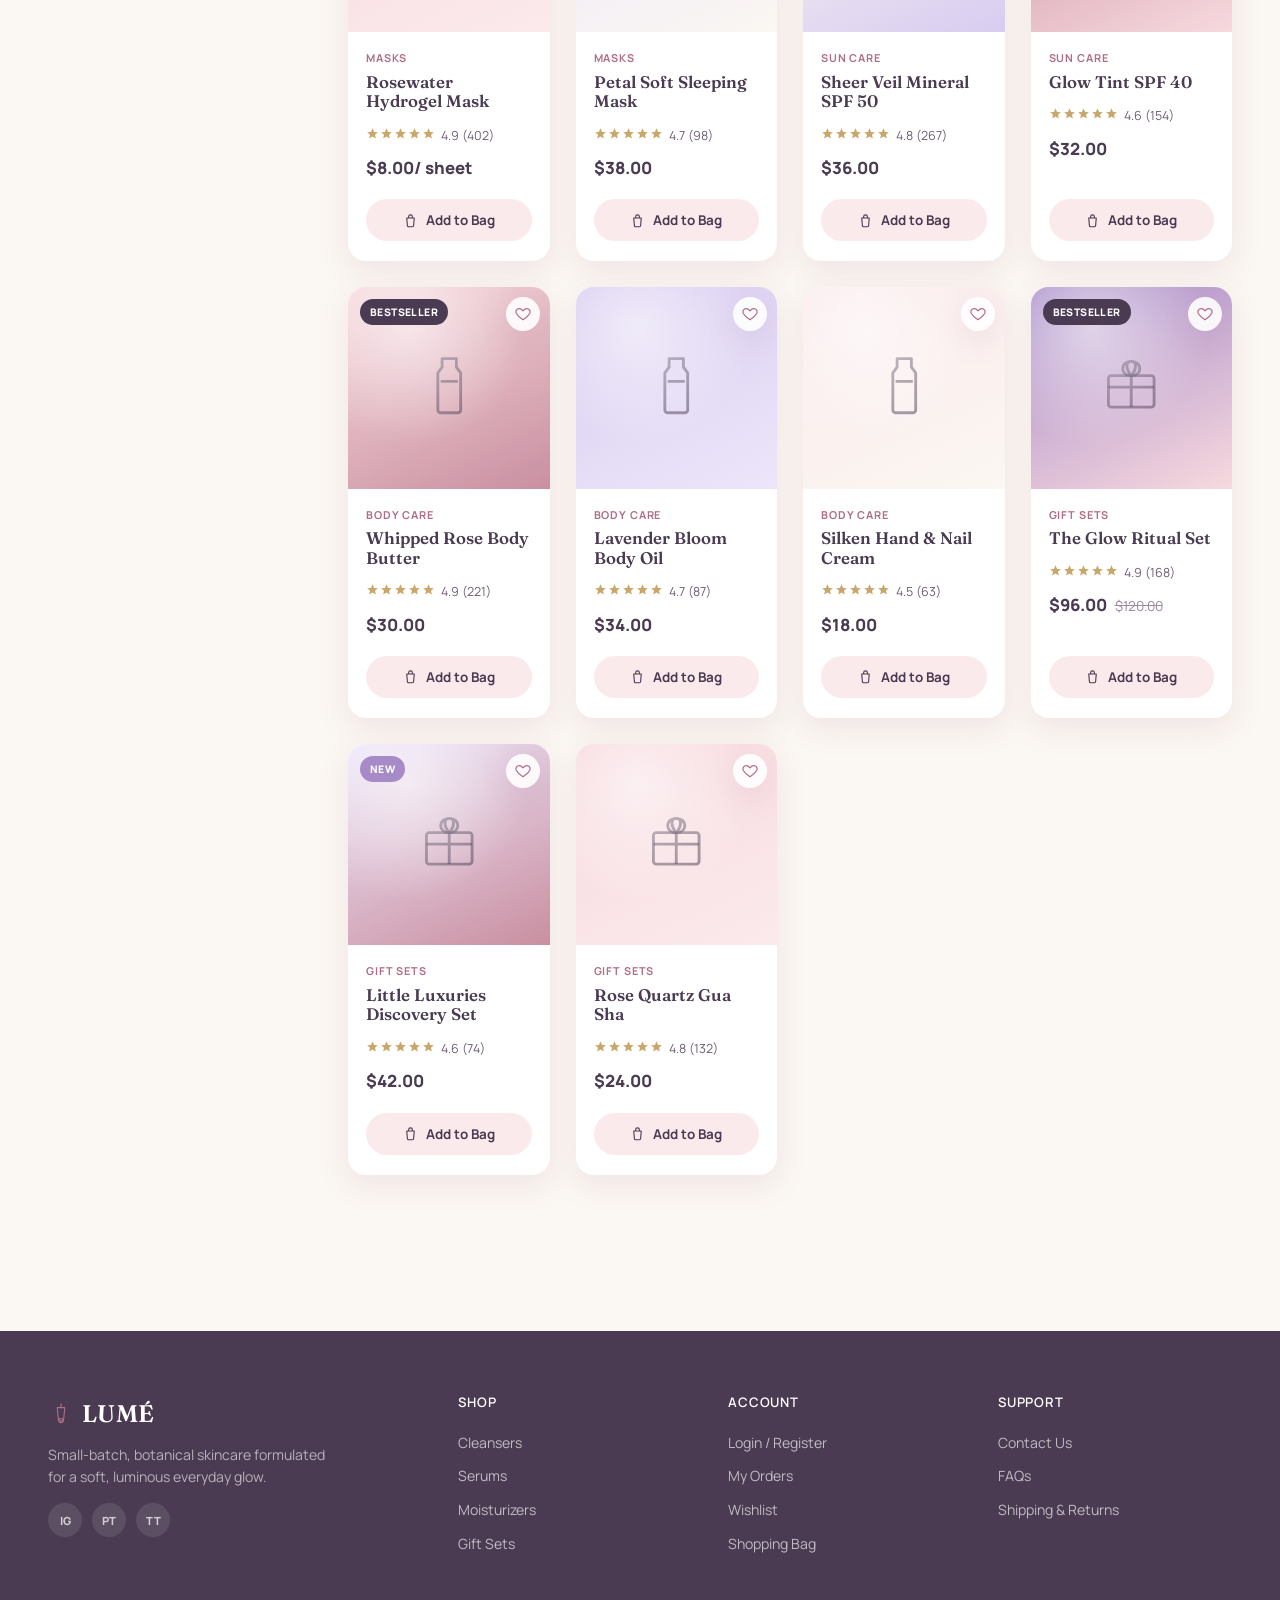
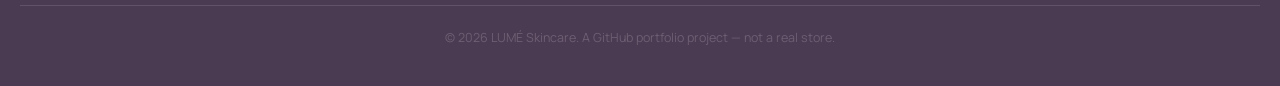
<file: shop.html>
<!DOCTYPE html>
<html lang="en">
<head>
<meta charset="UTF-8" />
<meta name="viewport" content="width=device-width, initial-scale=1.0" />
<title>Shop All Skincare — LUMÉ</title>
<meta name="description" content="Browse LUMÉ's full skincare collection: cleansers, serums, moisturizers, masks, sun care and gift sets." />
<link rel="icon" type="image/png" href="image.png" />
<link rel="stylesheet" href="style.css" />
</head>
<body data-page="shop">

<div id="site-header"></div>

<main>
  <section class="page-hero">
    <div class="container">
      <p class="breadcrumb"><a href="index.html">Home</a> / Shop</p>
      <span class="eyebrow" style="justify-content:center;">Full Collection</span>
      <h1>Shop the Ritual</h1>
      <p style="max-width:520px; margin:0 auto;">Filter by category, skin type or price to find the formula your skin's been asking for.</p>
    </div>
  </section>

  <section class="section-tight">
    <div class="container shop-layout">
      <aside class="filters">
        <h3>Filters</h3>

        <div class="filter-group">
          <input class="filter-search-input" id="shopSearchInput" type="search" placeholder="Search products…"
            style="width:100%; padding:10px 14px; border-radius:100px; border:1px solid var(--line); font-size:.85rem; margin-bottom:4px;" />
        </div>

        <div class="filter-group">
          <h4>Category</h4>
          <div id="catFilterGroup"></div>
        </div>

        <div class="filter-group">
          <h4>Skin Type</h4>
          <div id="skinFilterGroup"></div>
        </div>

        <div class="filter-group">
          <h4>Price</h4>
          <input type="range" id="priceRange" min="8" max="130" value="130" step="2" />
          <div class="range-row"><span id="priceRangeLabel">$0 – $130</span></div>
        </div>

        <button class="clear-filters" id="clearFiltersBtn">Clear all filters</button>
      </aside>

      <div>
        <div class="chips-row" id="chipsRow"></div>
        <div class="shop-toolbar">
          <span class="result-count" id="resultCount"></span>
          <select class="sort-select" id="sortSelect">
            <option value="featured">Sort: Featured</option>
            <option value="newest">Newest</option>
            <option value="price-asc">Price: Low to High</option>
            <option value="price-desc">Price: High to Low</option>
            <option value="rating">Highest Rated</option>
          </select>
        </div>
        <div class="product-grid" id="shopGrid"></div>
      </div>
    </div>
  </section>
</main>

<div id="site-footer"></div>

<script src="data.js"></script>
<script src="storage.js"></script>
<script src="shared.js"></script>
<script src="layout.js"></script>
<script src="shop.js"></script>
</body>
</html>
</file>
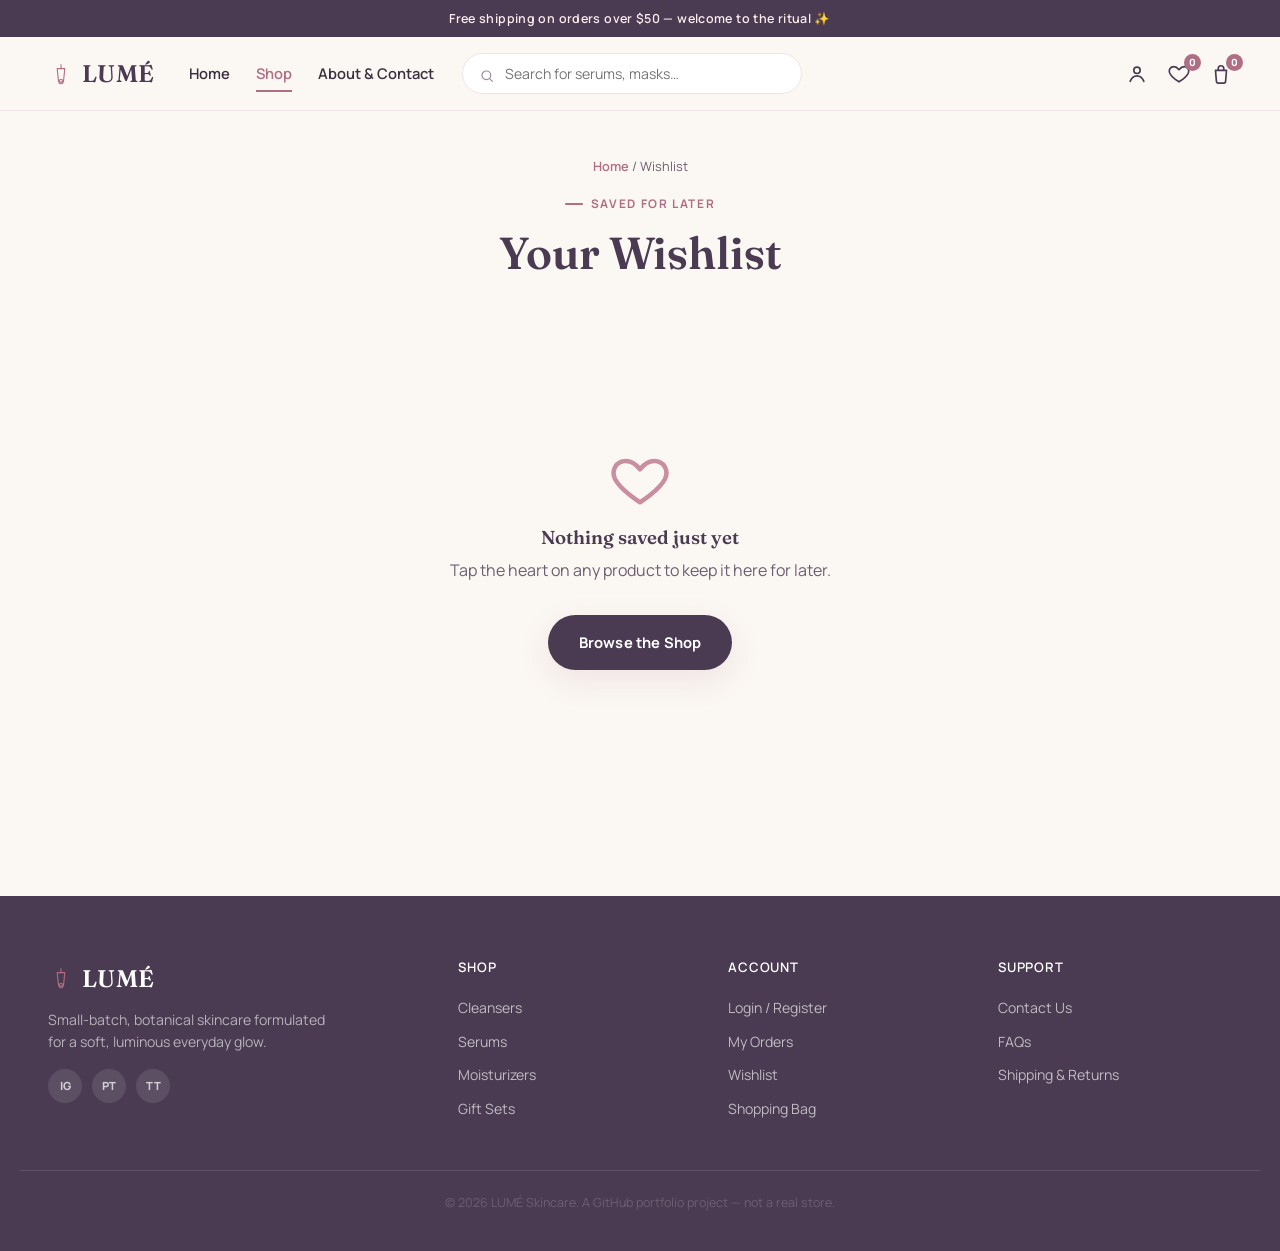
<file: wishlist.html>
<!DOCTYPE html>
<html lang="en">
<head>
<meta charset="UTF-8" />
<meta name="viewport" content="width=device-width, initial-scale=1.0" />
<title>Wishlist — LUMÉ</title>
<link rel="icon" type="image/png" href="image.png" />
<link rel="stylesheet" href="style.css" />
</head>
<body data-page="shop">

<div id="site-header"></div>

<main>
  <section class="page-hero">
    <div class="container">
      <p class="breadcrumb"><a href="index.html">Home</a> / Wishlist</p>
      <span class="eyebrow" style="justify-content:center;">Saved For Later</span>
      <h1>Your Wishlist</h1>
    </div>
  </section>

  <section class="section-tight">
    <div class="container">
      <div class="wishlist-grid product-grid" id="wishGrid"></div>
      <div class="empty-state" id="wishEmpty" style="display:none;">
        <div class="ic" id="wishEmptyIc"></div>
        <h3>Nothing saved just yet</h3>
        <p>Tap the heart on any product to keep it here for later.</p>
        <a href="shop.html" class="btn btn-primary" style="margin-top:16px;">Browse the Shop</a>
      </div>
    </div>
  </section>
</main>

<div id="site-footer"></div>

<script src="data.js"></script>
<script src="storage.js"></script>
<script src="shared.js"></script>
<script src="layout.js"></script>
<script src="wishlist.js"></script>
<script>document.getElementById("wishEmptyIc").innerHTML = Icons.heart;</script>
</body>
</html>
</file>
<file: style.css>
/* =========================================================
   LUMÉ — Beauty & Skincare | Core Stylesheet
   Design tokens → base → layout → components → pages → responsive
   ========================================================= */

@import url('https://fonts.googleapis.com/css2?family=Fraunces:ital,opsz,wght@0,9..144,300;0,9..144,450;0,9..144,600;1,9..144,500&family=Manrope:wght@400;500;600;700;800&display=swap');

/* ---------- 1. Tokens ---------- */
:root{
  --blush:        #F7D9DE;
  --blush-light:  #FBEAEC;
  --rose:         #C98FA0;
  --rose-dark:    #B06E85;
  --lilac:        #D8CCF0;
  --lilac-light:  #EDE6FA;
  --purple:       #A78BC9;
  --plum:         #4A3B52;
  --cream:        #FBF7F2;
  --white:        #FFFFFF;
  --ink:          #3A2E3F;
  --ink-soft:     #6E5E73;
  --ink-faint:    #9C8AA0;
  --gold:         #C9A66B;
  --line:         #EFE3E9;

  --shadow-soft:  0 10px 30px rgba(169, 120, 150, 0.14);
  --shadow-lift:  0 20px 45px rgba(150, 100, 130, 0.20);
  --radius-lg:    28px;
  --radius-md:    18px;
  --radius-sm:    12px;

  --font-display: 'Fraunces', 'Times New Roman', serif;
  --font-body:    'Manrope', -apple-system, BlinkMacSystemFont, sans-serif;

  --container: 1240px;
}

/* ---------- 2. Reset & base ---------- */
*, *::before, *::after{ box-sizing: border-box; }
html{ scroll-behavior: smooth; }
body{
  margin: 0;
  font-family: var(--font-body);
  color: var(--ink);
  background: var(--cream);
  -webkit-font-smoothing: antialiased;
  line-height: 1.55;
}
h1,h2,h3,h4{
  font-family: var(--font-display);
  font-weight: 600;
  color: var(--plum);
  line-height: 1.15;
  margin: 0 0 .5em;
}
p{ margin: 0 0 1em; color: var(--ink-soft); }
a{ color: inherit; text-decoration: none; }
img{ max-width: 100%; display: block; }
ul{ margin:0; padding:0; list-style:none; }
button{ font-family: inherit; cursor: pointer; }
input, select, textarea{ font-family: inherit; }
:focus-visible{ outline: 2px solid var(--purple); outline-offset: 3px; }
@media (prefers-reduced-motion: reduce){
  *{ animation-duration: .001ms !important; transition-duration: .001ms !important; }
}

.container{ max-width: var(--container); margin: 0 auto; padding: 0 28px; }
.section{ padding: 88px 0; }
.section-tight{ padding: 56px 0; }
.eyebrow{
  display:inline-flex; align-items:center; gap:8px;
  font-family: var(--font-body); font-weight: 700; letter-spacing:.14em;
  text-transform: uppercase; font-size: .74rem; color: var(--rose-dark);
  margin-bottom: 14px;
}
.eyebrow::before{
  content:""; width: 18px; height: 2px; background: var(--rose-dark); border-radius: 2px;
}
.section-head{ max-width: 640px; margin: 0 auto 48px; text-align: center; }
.section-head h2{ font-size: clamp(1.8rem, 3vw, 2.6rem); }
.section-head p{ font-size: 1.02rem; }
.section-head.left{ margin: 0 0 40px; text-align: left; }

.btn{
  display:inline-flex; align-items:center; justify-content:center; gap:8px;
  padding: 15px 30px; border-radius: 100px; border: 1px solid transparent;
  font-weight: 700; font-size: .92rem; letter-spacing: .01em;
  transition: transform .25s ease, box-shadow .25s ease, background .25s ease, color .25s ease;
  white-space: nowrap;
}
.btn-primary{ background: var(--plum); color: var(--white); box-shadow: var(--shadow-soft); }
.btn-primary:hover{ background: var(--rose-dark); transform: translateY(-2px); box-shadow: var(--shadow-lift); }
.btn-outline{ background: transparent; border-color: var(--plum); color: var(--plum); }
.btn-outline:hover{ background: var(--plum); color: var(--white); transform: translateY(-2px); }
.btn-light{ background: var(--white); color: var(--plum); box-shadow: var(--shadow-soft); }
.btn-light:hover{ background: var(--plum); color: var(--white); transform: translateY(-2px); }
.btn-block{ width: 100%; }
.btn-sm{ padding: 10px 20px; font-size: .82rem; }
.btn[disabled]{ opacity:.5; cursor:not-allowed; transform:none !important; }

.icon-btn{ position: relative; width: 22px; height: 22px; color: var(--plum); display:inline-flex; }
.icon-btn svg{ width: 100%; height: 100%; }
.icon-btn .badge{
  position:absolute; top:-9px; right:-11px; min-width:17px; height:17px; padding:0 4px;
  border-radius:20px; background: var(--rose-dark); color:#fff; font-size:.62rem; font-weight:800;
  display:flex; align-items:center; justify-content:center;
}

/* ---------- 3. Header ---------- */
#site-header{ position: sticky; top:0; z-index: 60; }
.announce{
  background: var(--plum); color: var(--blush-light); text-align:center;
  font-size:.78rem; letter-spacing:.03em; padding: 9px 12px; font-weight: 600;
}
.nav-wrap{ background: rgba(251,247,242,.92); backdrop-filter: blur(10px); border-bottom: 1px solid var(--line); }
.nav{ display:flex; align-items:center; gap:28px; padding: 16px 28px; }
.brand{ display:flex; align-items:center; gap:8px; margin-right: 6px; }
.brand-mark{ width:26px; height:26px; color: var(--rose-dark); }
.brand-mark svg{ width:100%; height:100%; }
.brand-name{ font-family: var(--font-display); font-size:1.5rem; font-weight:600; letter-spacing:.02em; color: var(--plum); }
.nav-links{ display:flex; align-items:center; gap:26px; font-weight:600; font-size:.92rem; color: var(--ink); flex-shrink:0; }
.nav-links a{ position:relative; padding: 4px 0; transition: color .2s ease; }
.nav-links a::after{
  content:""; position:absolute; left:0; right:100%; bottom:-3px; height:2px; background: var(--rose-dark);
  transition: right .25s ease;
}
.nav-links a:hover, .nav-links a.active{ color: var(--rose-dark); }
.nav-links a:hover::after, .nav-links a.active::after{ right:0; }

.nav-search{
  flex:1; max-width: 340px; display:flex; align-items:center; gap:8px;
  background: var(--white); border:1px solid var(--line); border-radius: 100px; padding: 9px 16px;
  transition: box-shadow .2s ease, border-color .2s ease;
}
.nav-search:focus-within{ border-color: var(--purple); box-shadow: 0 0 0 3px rgba(167,139,201,.18); }
.nav-search .icon{ width:16px; height:16px; color: var(--ink-faint); flex-shrink:0; }
.nav-search input{ border:none; outline:none; background:transparent; font-size:.88rem; width:100%; color: var(--ink); }

.nav-actions{ display:flex; align-items:center; gap:20px; margin-left:auto; }
.nav-burger{ display:none; flex-direction:column; gap:5px; background:none; border:none; padding:6px; }
.nav-burger span{ width:22px; height:2px; background: var(--plum); border-radius:2px; transition: transform .25s ease, opacity .25s ease; }
.nav-burger.open span:nth-child(1){ transform: translateY(7px) rotate(45deg); }
.nav-burger.open span:nth-child(2){ opacity:0; }
.nav-burger.open span:nth-child(3){ transform: translateY(-7px) rotate(-45deg); }
.nav-links-mobile{ display:none; flex-direction:column; padding: 10px 28px 18px; gap:2px; border-top:1px solid var(--line); }
.nav-links-mobile a{ padding: 12px 4px; font-weight:600; border-bottom:1px solid var(--line); }
.nav-links-mobile.open{ display:flex; }

/* ---------- 4. Blob / droplet visuals (signature motif) ---------- */
.blob-frame{
  position:relative; border-radius: 62% 38% 51% 49% / 45% 43% 57% 55%;
  overflow:hidden; isolation:isolate;
}
.droplet-badge{
  position:absolute; display:inline-flex; align-items:center; gap:6px;
  background: var(--white); color: var(--plum); font-size:.72rem; font-weight:800;
  padding: 8px 14px 8px 10px; border-radius: 100px 100px 100px 6px; box-shadow: var(--shadow-soft);
}
.droplet-badge svg{ width:14px; height:14px; color: var(--rose-dark); }
.dot-divider{ display:flex; align-items:center; justify-content:center; gap:10px; margin: 8px 0 30px; color: var(--rose); }
.dot-divider span{ width:5px; height:5px; border-radius:50%; background: var(--rose); }
.dot-divider .drop{ width:16px; height:16px; color: var(--rose-dark); }
.dot-divider .drop svg{ width:100%; height:100%; }

/* ---------- 5. Hero ---------- */
.hero{ position:relative; padding: 64px 0 30px; overflow:hidden; }
.hero-grid{ display:grid; grid-template-columns: 1.05fr .95fr; gap: 48px; align-items:center; }
.hero-copy .eyebrow{ margin-bottom: 18px; }
.hero-copy h1{ font-size: clamp(2.4rem, 5vw, 3.9rem); margin-bottom:.35em; }
.hero-copy h1 em{ font-style: italic; color: var(--rose-dark); }
.hero-copy p{ font-size: 1.08rem; max-width: 460px; margin-bottom: 30px; }
.hero-cta{ display:flex; gap:14px; flex-wrap:wrap; margin-bottom: 40px; }
.hero-stats{ display:flex; gap:34px; }
.hero-stats div strong{ display:block; font-family: var(--font-display); font-size:1.5rem; color: var(--plum); }
.hero-stats div span{ font-size:.78rem; color: var(--ink-soft); }

.hero-visual{ position:relative; }
.hero-blob{
  aspect-ratio: 1/1; background: linear-gradient(150deg, var(--lilac), var(--blush) 60%, var(--purple));
  display:flex; align-items:center; justify-content:center;
  animation: blobMorph 12s ease-in-out infinite;
}
.hero-blob .center-icon{ width: 34%; color: rgba(255,255,255,.85); }
@keyframes blobMorph{
  0%,100%{ border-radius: 62% 38% 51% 49% / 45% 43% 57% 55%; }
  50%{ border-radius: 45% 55% 60% 40% / 55% 40% 60% 45%; }
}
.hero-float-card{
  position:absolute; background: var(--white); border-radius: var(--radius-md); box-shadow: var(--shadow-lift);
  padding: 14px 18px; display:flex; align-items:center; gap:12px; animation: floaty 5s ease-in-out infinite;
}
.hero-float-card.c1{ top: 8%; left: -6%; }
.hero-float-card.c2{ bottom: 10%; right: -6%; animation-delay: 1.4s; }
.hero-float-card .ic{ width:32px; height:32px; color: var(--rose-dark); flex-shrink:0; }
.hero-float-card strong{ display:block; font-size:.85rem; color: var(--plum); }
.hero-float-card span{ font-size:.72rem; color: var(--ink-soft); }
@keyframes floaty{ 0%,100%{ transform: translateY(0); } 50%{ transform: translateY(-10px); } }

.marquee{ border-top:1px solid var(--line); border-bottom:1px solid var(--line); padding: 18px 0; overflow:hidden; margin-top: 50px; }
.marquee-track{ display:flex; gap:60px; width:max-content; animation: scrollX 26s linear infinite; }
.marquee-track span{ font-family: var(--font-display); font-style:italic; font-size:1.05rem; color: var(--ink-faint); white-space:nowrap; }
@keyframes scrollX{ from{ transform: translateX(0);} to{ transform: translateX(-50%);} }

/* ---------- 6. Category chips ---------- */
.cat-grid{ display:grid; grid-template-columns: repeat(7, 1fr); gap: 18px; }
.cat-card{
  background: var(--white); border-radius: var(--radius-md); padding: 26px 16px; text-align:center;
  box-shadow: var(--shadow-soft); transition: transform .25s ease, box-shadow .25s ease;
  display:flex; flex-direction:column; align-items:center; gap:10px;
}
.cat-card:hover{ transform: translateY(-6px); box-shadow: var(--shadow-lift); }
.cat-card .cat-ic{
  width:46px; height:46px; border-radius:50%; display:flex; align-items:center; justify-content:center;
  background: linear-gradient(150deg, var(--lilac-light), var(--blush-light)); color: var(--rose-dark);
}
.cat-card .cat-ic svg{ width:58%; height:58%; }
.cat-card strong{ font-size:.86rem; color: var(--plum); }
.cat-card span{ font-size:.72rem; color: var(--ink-soft); }

/* ---------- 7. Product cards & grids ---------- */
.product-grid{ display:grid; grid-template-columns: repeat(4, 1fr); gap: 26px; }
.product-card{
  background: var(--white); border-radius: var(--radius-md); overflow:hidden;
  box-shadow: var(--shadow-soft); transition: transform .3s ease, box-shadow .3s ease;
  display:flex; flex-direction:column; position:relative;
}
.product-card:hover{ transform: translateY(-7px); box-shadow: var(--shadow-lift); }
.product-visual{
  position:relative; aspect-ratio: 1/1; display:flex; align-items:center; justify-content:center;
  overflow:hidden;
}
.product-visual .pv-icon{ width: 34%; color: rgba(74,59,82,.55); transition: transform .4s ease; }
.product-card:hover .pv-icon{ transform: scale(1.08) rotate(-3deg); }
.product-visual::after{
  content:""; position:absolute; inset:0;
  background: radial-gradient(circle at 30% 20%, rgba(255,255,255,.55), transparent 55%);
}
.product-tag{
  position:absolute; top:12px; left:12px; z-index:2; font-size:.65rem; font-weight:800; letter-spacing:.04em;
  text-transform:uppercase; padding: 5px 10px; border-radius: 100px; background: var(--plum); color:#fff;
}
.product-tag.new{ background: var(--purple); }
.wish-toggle{
  position:absolute; top:10px; right:10px; z-index:2; width:34px; height:34px; border-radius:50%;
  background: rgba(255,255,255,.9); display:flex; align-items:center; justify-content:center; border:none;
  color: var(--rose-dark); box-shadow: var(--shadow-soft); transition: transform .2s ease, background .2s ease;
}
.wish-toggle svg{ width:16px; height:16px; }
.wish-toggle:hover{ transform: scale(1.1); }
.wish-toggle.active{ background: var(--rose-dark); color:#fff; }
.product-body{ padding: 18px 18px 20px; display:flex; flex-direction:column; gap:6px; flex:1; }
.product-cat{ font-size:.68rem; text-transform:uppercase; letter-spacing:.08em; color: var(--rose-dark); font-weight:700; }
.product-name{ font-family: var(--font-display); font-size:1.05rem; color: var(--plum); }
.product-name a{ color:inherit; }
.rating-row{ display:flex; align-items:center; gap:6px; font-size:.78rem; color: var(--ink-soft); }
.stars{ display:inline-flex; gap:1px; color: var(--gold); }
.stars svg{ width:13px; height:13px; }
.price-row{ display:flex; align-items:baseline; gap:8px; margin-top:4px; }
.price{ font-weight:800; font-size:1.05rem; color: var(--plum); }
.price-old{ text-decoration: line-through; color: var(--ink-faint); font-size:.86rem; }
.add-row{ margin-top:auto; padding-top:12px; }
.add-btn{
  width:100%; display:flex; align-items:center; justify-content:center; gap:8px;
  padding: 11px; border-radius: 100px; background: var(--blush-light); color: var(--plum);
  font-weight:700; font-size:.84rem; border:1px solid transparent; transition: all .25s ease;
}
.add-btn:hover{ background: var(--plum); color:#fff; }
.add-btn svg{ width:15px; height:15px; }

/* ---------- 8. Offer / banner strips ---------- */
.offer-strip{
  border-radius: var(--radius-lg); background: linear-gradient(120deg, var(--plum), #5c4a66 60%, var(--rose-dark));
  color: #fff; padding: 54px; display:grid; grid-template-columns: 1.2fr .8fr; gap: 30px; align-items:center;
  position:relative; overflow:hidden;
}
.offer-strip::before{
  content:""; position:absolute; width: 340px; height:340px; border-radius:50%;
  background: radial-gradient(circle, rgba(255,255,255,.14), transparent 70%); top:-120px; right:-80px;
}
.offer-strip h2{ color:#fff; font-size: clamp(1.7rem, 3vw, 2.4rem); }
.offer-strip p{ color: rgba(255,255,255,.78); }
.offer-timer{ display:flex; gap:14px; }
.offer-timer div{ background: rgba(255,255,255,.12); border-radius: var(--radius-sm); padding: 14px 16px; text-align:center; min-width:64px; }
.offer-timer strong{ display:block; font-family: var(--font-display); font-size:1.5rem; }
.offer-timer span{ font-size:.65rem; text-transform:uppercase; letter-spacing:.06em; color: rgba(255,255,255,.7); }

/* ---------- 9. Testimonials ---------- */
.review-grid{ display:grid; grid-template-columns: repeat(3, 1fr); gap: 24px; }
.review-card{ background: var(--white); border-radius: var(--radius-md); padding: 28px; box-shadow: var(--shadow-soft); }
.review-card .stars{ margin-bottom:12px; }
.review-card p{ color: var(--ink); font-style: italic; font-family: var(--font-display); font-size: 1.02rem; }
.review-who{ display:flex; align-items:center; gap:10px; margin-top:16px; }
.review-avatar{
  width:38px; height:38px; border-radius:50%; background: linear-gradient(150deg, var(--lilac), var(--blush));
  display:flex; align-items:center; justify-content:center; font-weight:800; color: var(--plum); font-size:.85rem;
}
.review-who strong{ display:block; font-size:.86rem; color: var(--plum); }
.review-who span{ font-size:.72rem; color: var(--ink-soft); }

/* ---------- 10. Newsletter ---------- */
.newsletter{
  background: linear-gradient(150deg, var(--lilac-light), var(--blush-light));
  border-radius: var(--radius-lg); padding: 56px; text-align:center;
}
.newsletter h2{ font-size: clamp(1.6rem, 3vw, 2.2rem); }
.newsletter-form{ display:flex; gap:10px; max-width:440px; margin: 24px auto 0; }
.newsletter-form input{
  flex:1; padding: 14px 18px; border-radius:100px; border:1px solid var(--line); font-size:.9rem;
}
.newsletter-form input:focus{ outline:none; border-color: var(--purple); }

/* ---------- 11. Breadcrumb / page header ---------- */
.page-hero{ padding: 46px 0 24px; text-align:center; }
.page-hero .eyebrow{ justify-content:center; }
.page-hero h1{ font-size: clamp(2rem, 4vw, 2.8rem); }
.breadcrumb{ font-size:.8rem; color: var(--ink-soft); margin-bottom:10px; }
.breadcrumb a{ color: var(--rose-dark); font-weight:600; }

/* ---------- 12. Shop layout ---------- */
.shop-layout{ display:grid; grid-template-columns: 260px 1fr; gap: 40px; align-items:start; }
.filters{ background: var(--white); border-radius: var(--radius-md); padding: 24px; box-shadow: var(--shadow-soft); position:sticky; top:110px; }
.filters h3{ font-family: var(--font-display); font-size:1.05rem; margin-bottom:16px; color: var(--plum); }
.filter-group{ margin-bottom: 24px; }
.filter-group:last-child{ margin-bottom:0; }
.filter-group h4{ font-size:.76rem; text-transform:uppercase; letter-spacing:.06em; color: var(--ink-soft); margin-bottom:12px; }
.filter-option{ display:flex; align-items:center; gap:9px; font-size:.88rem; padding: 6px 0; cursor:pointer; }
.filter-option input{ accent-color: var(--rose-dark); width:15px; height:15px; }
.range-row{ display:flex; align-items:center; justify-content:space-between; font-size:.8rem; color: var(--ink-soft); margin-top:8px; }
.filters input[type="range"]{ width:100%; accent-color: var(--rose-dark); }
.clear-filters{ margin-top:18px; font-size:.8rem; font-weight:700; color: var(--rose-dark); text-decoration:underline; background:none; border:none; padding:0; }

.shop-toolbar{ display:flex; align-items:center; justify-content:space-between; margin-bottom: 24px; gap: 16px; flex-wrap:wrap; }
.result-count{ font-size:.88rem; color: var(--ink-soft); }
.sort-select{
  padding: 10px 16px; border-radius:100px; border:1px solid var(--line); background: var(--white);
  font-size:.85rem; font-weight:600; color: var(--plum);
}
.chips-row{ display:flex; gap:8px; flex-wrap:wrap; margin-bottom:20px; }
.chip{
  display:inline-flex; align-items:center; gap:6px; background: var(--blush-light); color: var(--plum);
  padding: 6px 12px; border-radius:100px; font-size:.76rem; font-weight:700;
}
.chip button{ background:none; border:none; color: var(--rose-dark); font-weight:800; padding:0; }
.empty-state{ text-align:center; padding: 70px 20px; color: var(--ink-soft); }
.empty-state .ic{ width:60px; height:60px; margin: 0 auto 16px; color: var(--rose); }

/* ---------- 13. Product Details ---------- */
.pd-layout{ display:grid; grid-template-columns: 1fr 1fr; gap: 56px; align-items:start; }
.pd-visual-main{ aspect-ratio: 1/1; display:flex; align-items:center; justify-content:center; position:relative; }
.pd-visual-main .pv-icon{ width:32%; color: rgba(74,59,82,.55); }
.pd-thumbs{ display:flex; gap:10px; margin-top:14px; }
.pd-thumb{ width:64px; height:64px; border-radius: var(--radius-sm); display:flex; align-items:center; justify-content:center; border:2px solid transparent; cursor:pointer; }
.pd-thumb.active{ border-color: var(--rose-dark); }
.pd-thumb svg{ width:45%; color: rgba(74,59,82,.5); }
.pd-info .product-cat{ margin-bottom:6px; }
.pd-info h1{ font-size: clamp(1.7rem, 3vw, 2.3rem); margin-bottom:8px; }
.pd-rating{ display:flex; align-items:center; gap:10px; margin-bottom:16px; font-size:.86rem; color: var(--ink-soft); }
.pd-price{ display:flex; align-items:baseline; gap:12px; margin-bottom:18px; }
.pd-price .price{ font-size:1.7rem; }
.pd-desc{ margin-bottom: 22px; }
.pd-skintypes{ display:flex; gap:8px; flex-wrap:wrap; margin-bottom:24px; }
.skin-pill{ background: var(--lilac-light); color: var(--plum); font-size:.76rem; font-weight:700; padding: 6px 13px; border-radius:100px; }
.qty-row{ display:flex; align-items:center; gap:18px; margin-bottom: 22px; }
.qty-control{ display:flex; align-items:center; border:1px solid var(--line); border-radius:100px; overflow:hidden; }
.qty-control button{ width:40px; height:40px; background: var(--white); border:none; font-size:1.1rem; color: var(--plum); font-weight:700; }
.qty-control button:hover{ background: var(--blush-light); }
.qty-control input{ width:44px; text-align:center; border:none; font-weight:700; color: var(--plum); }
.pd-actions{ display:flex; gap:12px; margin-bottom: 26px; }
.pd-actions .btn-primary{ flex:1; }
.pd-actions .wish-toggle{ position:static; width:50px; height:50px; }
.trust-row{ display:flex; gap:22px; flex-wrap:wrap; padding-top:20px; border-top:1px solid var(--line); }
.trust-row div{ display:flex; align-items:center; gap:8px; font-size:.8rem; color: var(--ink-soft); font-weight:600; }
.trust-row svg{ width:20px; height:20px; color: var(--rose-dark); }

.pd-tabs{ margin-top: 60px; }
.tab-heads{ display:flex; gap:8px; border-bottom:1px solid var(--line); margin-bottom: 24px; flex-wrap:wrap; }
.tab-head{ padding: 12px 20px; font-weight:700; font-size:.88rem; color: var(--ink-soft); border-bottom:2px solid transparent; background:none; border-top:none; border-left:none; border-right:none; }
.tab-head.active{ color: var(--rose-dark); border-color: var(--rose-dark); }
.tab-panel{ display:none; }
.tab-panel.active{ display:block; }
.ingredient-list{ display:flex; flex-wrap:wrap; gap:10px; }
.ingredient-list li{ background: var(--cream); border:1px solid var(--line); padding: 8px 14px; border-radius:100px; font-size:.84rem; color: var(--ink); }

/* ---------- 14. Cart / Wishlist ---------- */
.cart-layout{ display:grid; grid-template-columns: 1fr 380px; gap: 40px; align-items:start; }
.cart-line{ display:grid; grid-template-columns: 88px 1fr auto auto; gap: 18px; align-items:center; background: var(--white); border-radius: var(--radius-md); padding: 18px; box-shadow: var(--shadow-soft); margin-bottom:16px; }
.cart-thumb{ width:88px; height:88px; border-radius: var(--radius-sm); display:flex; align-items:center; justify-content:center; }
.cart-thumb svg{ width:44%; color: rgba(74,59,82,.5); }
.cart-line h4{ font-family: var(--font-display); font-size:1rem; margin-bottom:4px; color: var(--plum); }
.cart-line .cat-label{ font-size:.72rem; color: var(--rose-dark); font-weight:700; text-transform:uppercase; }
.remove-link{ font-size:.76rem; color: var(--ink-faint); font-weight:600; margin-top:6px; display:inline-block; }
.remove-link:hover{ color: var(--rose-dark); }
.cart-line .price{ font-size: 1rem; text-align:right; min-width: 76px; }
.summary-card{ background: var(--white); border-radius: var(--radius-md); padding: 26px; box-shadow: var(--shadow-soft); position:sticky; top:110px; }
.summary-card h3{ font-family: var(--font-display); margin-bottom:18px; }
.summary-row{ display:flex; justify-content:space-between; font-size:.9rem; padding: 9px 0; color: var(--ink-soft); }
.summary-row.total{ border-top:1px solid var(--line); margin-top:8px; padding-top:16px; font-weight:800; color: var(--plum); font-size:1.1rem; }
.promo-row{ display:flex; gap:8px; margin: 18px 0; }
.promo-row input{ flex:1; padding: 11px 14px; border-radius:100px; border:1px solid var(--line); font-size:.85rem; }
.wishlist-grid{ display:grid; grid-template-columns: repeat(4,1fr); gap:26px; }

/* ---------- 15. Checkout ---------- */
.checkout-layout{ display:grid; grid-template-columns: 1.4fr 1fr; gap: 44px; align-items:start; }
.checkout-section{ background: var(--white); border-radius: var(--radius-md); padding: 28px; box-shadow: var(--shadow-soft); margin-bottom: 22px; }
.checkout-section h3{ display:flex; align-items:center; gap:10px; font-family: var(--font-display); font-size:1.1rem; margin-bottom:20px; }
.checkout-section h3 .step-num{ width:26px; height:26px; border-radius:50%; background: var(--blush-light); color: var(--plum); display:flex; align-items:center; justify-content:center; font-size:.78rem; font-weight:800; }
.form-grid{ display:grid; grid-template-columns: 1fr 1fr; gap:16px; }
.form-field{ display:flex; flex-direction:column; gap:6px; margin-bottom:16px; }
.form-field.full{ grid-column: 1/-1; }
.form-field label{ font-size:.78rem; font-weight:700; color: var(--ink-soft); }
.form-field input, .form-field select, .form-field textarea{
  padding: 12px 16px; border-radius: var(--radius-sm); border:1px solid var(--line); font-size:.9rem; background: var(--cream);
}
.form-field input:focus, .form-field select:focus, .form-field textarea:focus{ outline:none; border-color: var(--purple); background: var(--white); }
.pay-options{ display:flex; gap:12px; flex-wrap:wrap; }
.pay-option{ flex:1; min-width:140px; border:1px solid var(--line); border-radius: var(--radius-sm); padding: 14px; display:flex; align-items:center; gap:10px; cursor:pointer; font-size:.86rem; font-weight:700; color: var(--ink-soft); }
.pay-option input{ accent-color: var(--rose-dark); }
.pay-option.selected{ border-color: var(--rose-dark); background: var(--blush-light); color: var(--plum); }
.mini-line{ display:flex; justify-content:space-between; font-size:.85rem; padding:7px 0; color: var(--ink-soft); }
.mini-cart-item{ display:flex; gap:12px; align-items:center; padding: 10px 0; border-bottom:1px solid var(--line); }
.mini-cart-item .cart-thumb{ width:52px; height:52px; }
.mini-cart-item h5{ font-size:.85rem; color: var(--plum); margin:0 0 3px; font-family: var(--font-body); font-weight:700; }
.mini-cart-item span{ font-size:.76rem; color: var(--ink-soft); }

/* ---------- 16. Auth ---------- */
.auth-wrap{ max-width: 440px; margin: 40px auto; background: var(--white); border-radius: var(--radius-lg); box-shadow: var(--shadow-soft); padding: 44px; }
.auth-tabs{ display:flex; background: var(--blush-light); border-radius:100px; padding:4px; margin-bottom: 28px; }
.auth-tab{ flex:1; text-align:center; padding: 10px; border-radius:100px; font-weight:700; font-size:.86rem; color: var(--ink-soft); background:none; border:none; }
.auth-tab.active{ background: var(--white); color: var(--plum); box-shadow: var(--shadow-soft); }
.auth-panel{ display:none; }
.auth-panel.active{ display:block; }
.auth-foot{ text-align:center; font-size:.84rem; color: var(--ink-soft); margin-top: 16px; }
.form-error{ background:#FDECEC; color:#B23A3A; font-size:.82rem; padding:10px 14px; border-radius: var(--radius-sm); margin-bottom:14px; display:none; }
.form-error.show{ display:block; }
.form-success{ background:#EAF6EC; color:#2F7D45; font-size:.82rem; padding:10px 14px; border-radius: var(--radius-sm); margin-bottom:14px; display:none; }
.form-success.show{ display:block; }

/* ---------- 17. Orders ---------- */
.order-card{ background: var(--white); border-radius: var(--radius-md); padding: 24px; box-shadow: var(--shadow-soft); margin-bottom:18px; }
.order-top{ display:flex; justify-content:space-between; align-items:center; flex-wrap:wrap; gap:10px; border-bottom:1px solid var(--line); padding-bottom:14px; margin-bottom:14px; }
.order-top h4{ font-family: var(--font-display); margin:0; color: var(--plum); }
.order-top span{ font-size:.78rem; color: var(--ink-soft); }
.status-pill{ font-size:.72rem; font-weight:800; padding:6px 14px; border-radius:100px; text-transform:uppercase; letter-spacing:.03em; }
.status-processing{ background:#FFF1DE; color:#B37B24; }
.status-shipped{ background:#E6F0FD; color:#2E6BC7; }
.status-delivered{ background:#EAF6EC; color:#2F7D45; }
.order-items{ display:flex; gap:14px; flex-wrap:wrap; margin-bottom:14px; }
.order-item-mini{ display:flex; align-items:center; gap:10px; }
.order-item-mini .cart-thumb{ width:46px; height:46px; }
.order-item-mini span{ font-size:.8rem; color: var(--ink); font-weight:600; }

/* ---------- 18. Contact / About / FAQ ---------- */
.about-grid{ display:grid; grid-template-columns: 1fr 1fr; gap: 50px; align-items:center; }
.value-grid{ display:grid; grid-template-columns: repeat(3,1fr); gap: 24px; margin-top: 20px; }
.value-card{ background: var(--white); border-radius: var(--radius-md); padding: 28px; box-shadow: var(--shadow-soft); text-align:center; }
.value-card .cat-ic{ margin: 0 auto 14px; }
.contact-layout{ display:grid; grid-template-columns: .9fr 1.1fr; gap: 44px; }
.contact-info-card{ background: var(--plum); color:#fff; border-radius: var(--radius-lg); padding: 36px; }
.contact-info-card h3{ color:#fff; }
.contact-info-card p{ color: rgba(255,255,255,.75); }
.contact-detail{ display:flex; gap:12px; align-items:flex-start; margin-bottom:18px; }
.contact-detail svg{ width:20px; height:20px; color: var(--blush); flex-shrink:0; margin-top:2px; }
.faq-item{ background: var(--white); border-radius: var(--radius-md); box-shadow: var(--shadow-soft); margin-bottom:14px; overflow:hidden; }
.faq-q{ width:100%; text-align:left; padding: 18px 22px; background:none; border:none; display:flex; justify-content:space-between; align-items:center; font-weight:700; color: var(--plum); font-size:.94rem; }
.faq-q .plus{ font-size:1.3rem; transition: transform .25s ease; color: var(--rose-dark); }
.faq-item.open .plus{ transform: rotate(45deg); }
.faq-a{ max-height:0; overflow:hidden; transition: max-height .3s ease; padding: 0 22px; }
.faq-item.open .faq-a{ max-height:200px; padding-bottom:20px; }
.faq-a p{ margin:0; font-size:.88rem; }

/* ---------- 19. Toast ---------- */
#toast-host{ position:fixed; bottom:24px; left:50%; transform:translateX(-50%); z-index:200; display:flex; flex-direction:column; gap:8px; align-items:center; }
.toast{
  background: var(--plum); color:#fff; padding: 13px 24px; border-radius:100px; font-size:.85rem; font-weight:700;
  box-shadow: var(--shadow-lift); opacity:0; transform: translateY(12px); transition: all .3s ease;
}
.toast.show{ opacity:1; transform: translateY(0); }

/* ---------- 20. Footer ---------- */
.site-footer{ background: var(--plum); color: rgba(255,255,255,.72); padding: 64px 0 26px; margin-top: 100px; }
.footer-grid{ display:grid; grid-template-columns: 1.6fr repeat(3, 1fr); gap: 36px; }
.footer-brand .brand-name{ color:#fff; }
.footer-brand p{ color: rgba(255,255,255,.6); font-size:.88rem; margin-top:12px; max-width:280px; }
.social-row{ display:flex; gap:10px; margin-top:16px; }
.social-row a{ width:34px; height:34px; border-radius:50%; background: rgba(255,255,255,.1); display:flex; align-items:center; justify-content:center; font-size:.7rem; font-weight:800; }
.footer-col h4{ color:#fff; font-size:.82rem; text-transform:uppercase; letter-spacing:.06em; margin-bottom:16px; font-family: var(--font-body); }
.footer-col a{ display:block; font-size:.88rem; padding: 6px 0; color: rgba(255,255,255,.65); }
.footer-col a:hover{ color:#fff; }
.footer-bottom{ border-top:1px solid rgba(255,255,255,.12); margin-top: 44px; padding-top: 22px; text-align:center; font-size:.78rem; color: rgba(255,255,255,.5); }

/* ---------- 21. Utility ---------- */
.grid-2{ display:grid; grid-template-columns:1fr 1fr; gap:40px; }
.text-center{ text-align:center; }
.mt-0{ margin-top:0; }
/* =========================================================
   Responsive
   ========================================================= */
@media (max-width: 1080px){
  .cat-grid{ grid-template-columns: repeat(4,1fr); }
  .product-grid{ grid-template-columns: repeat(3,1fr); }
  .wishlist-grid{ grid-template-columns: repeat(3,1fr); }
  .shop-layout{ grid-template-columns: 220px 1fr; }
}

@media (max-width: 900px){
  .nav-search{ display:none; }
  .nav-links{ display:none; }
  .nav-burger{ display:flex; }
  .only-desktop{ display:none; }
  .hero-grid{ grid-template-columns: 1fr; }
  .hero-visual{ order:-1; max-width: 380px; margin: 0 auto; }
  .hero-float-card{ display:none; }
  .offer-strip{ grid-template-columns: 1fr; text-align:center; }
  .offer-timer{ justify-content:center; }
  .about-grid, .contact-layout, .grid-2{ grid-template-columns: 1fr; }
  .shop-layout{ grid-template-columns: 1fr; }
  .filters{ position:static; }
  .cart-layout, .checkout-layout{ grid-template-columns: 1fr; }
  .pd-layout{ grid-template-columns: 1fr; gap:32px; }
  .value-grid{ grid-template-columns: 1fr 1fr; }
  .review-grid{ grid-template-columns: 1fr 1fr; }
}

@media (max-width: 640px){
  .container{ padding: 0 18px; }
  .section{ padding: 56px 0; }
  .cat-grid{ grid-template-columns: repeat(2,1fr); }
  .product-grid{ grid-template-columns: repeat(2,1fr); gap: 16px; }
  .wishlist-grid{ grid-template-columns: repeat(2,1fr); gap:16px; }
  .review-grid{ grid-template-columns: 1fr; }
  .value-grid{ grid-template-columns: 1fr; }
  .form-grid{ grid-template-columns: 1fr; }
  .cart-line{ grid-template-columns: 64px 1fr; grid-template-areas: "thumb info" "thumb actions"; }
  .cart-line .cart-thumb{ grid-area: thumb; width:64px; height:64px; }
  .cart-line > div:nth-child(2){ grid-area: info; }
  .cart-line .price{ text-align:left; }
  .newsletter{ padding: 36px 22px; }
  .newsletter-form{ flex-direction:column; }
  .offer-strip{ padding: 34px 24px; }
  .auth-wrap{ padding: 30px 24px; margin: 24px auto; }
  .footer-grid{ grid-template-columns: 1fr 1fr; }
}
</file>
